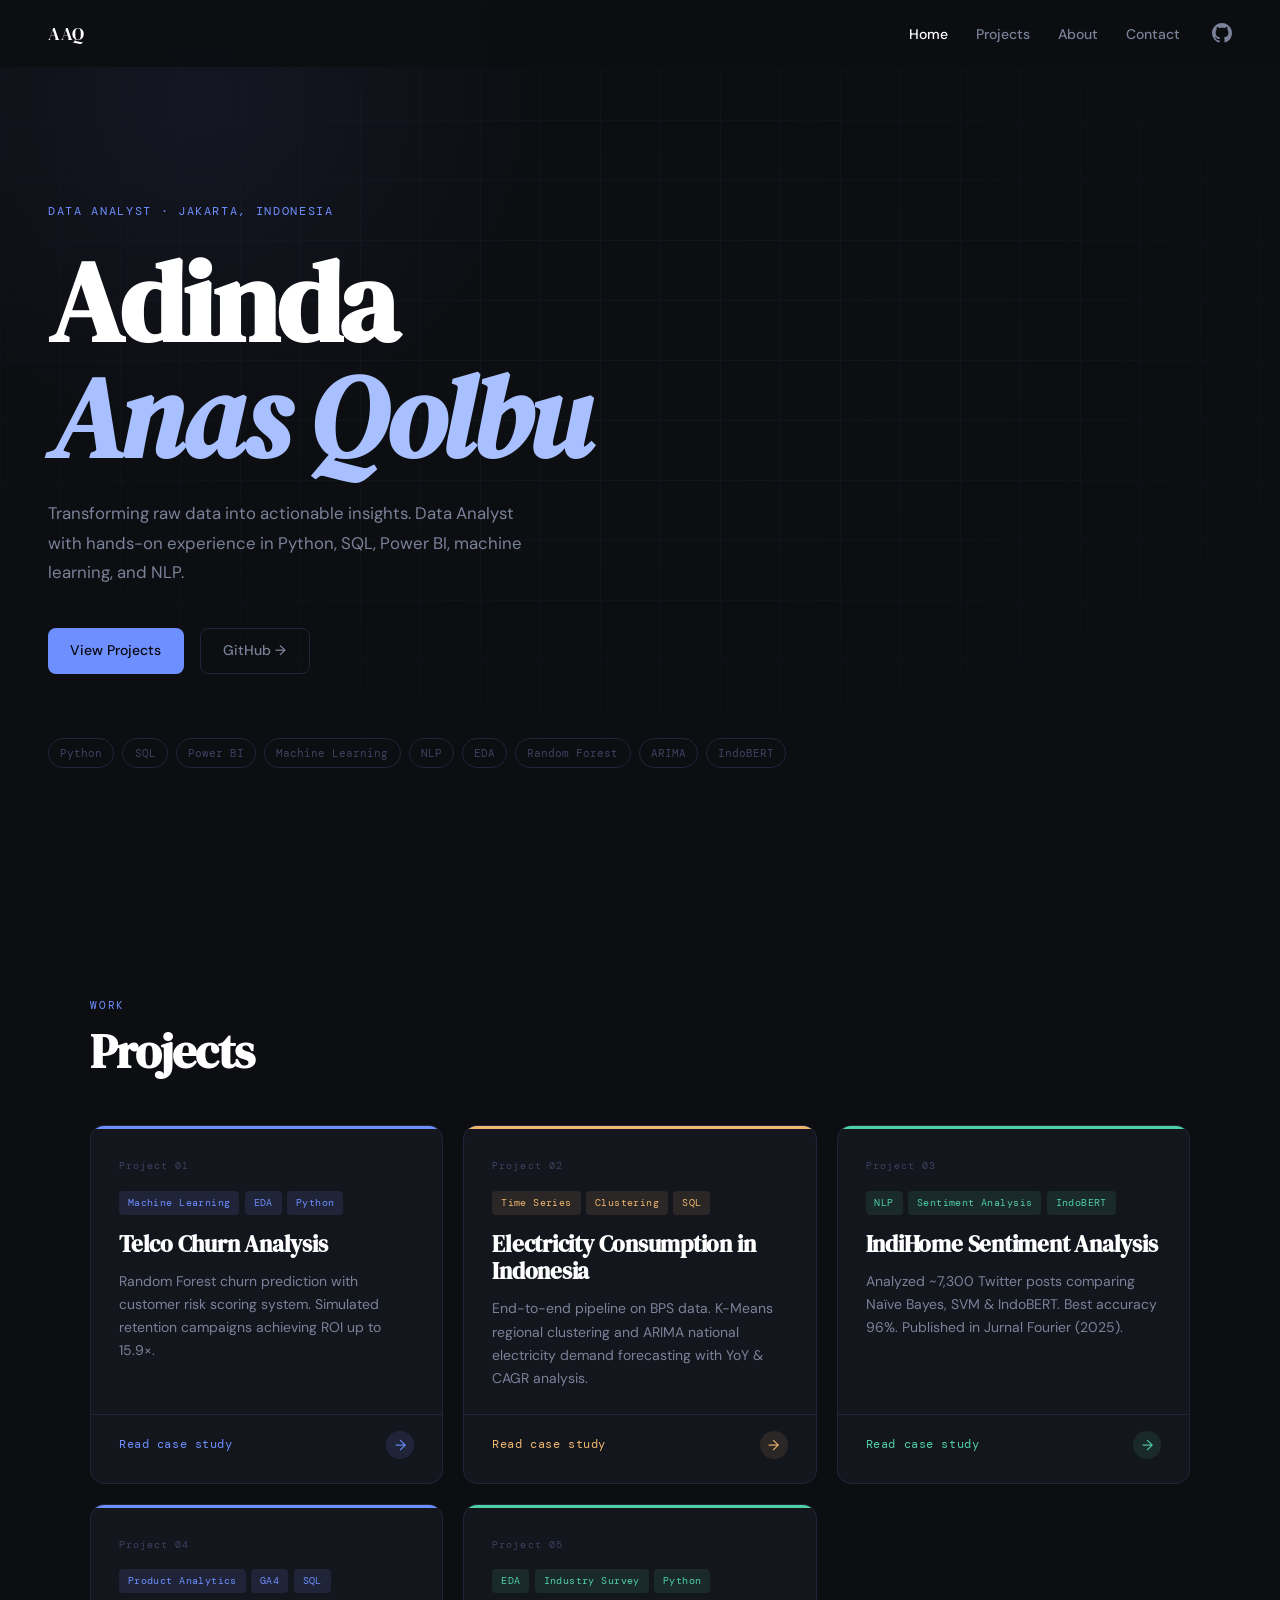
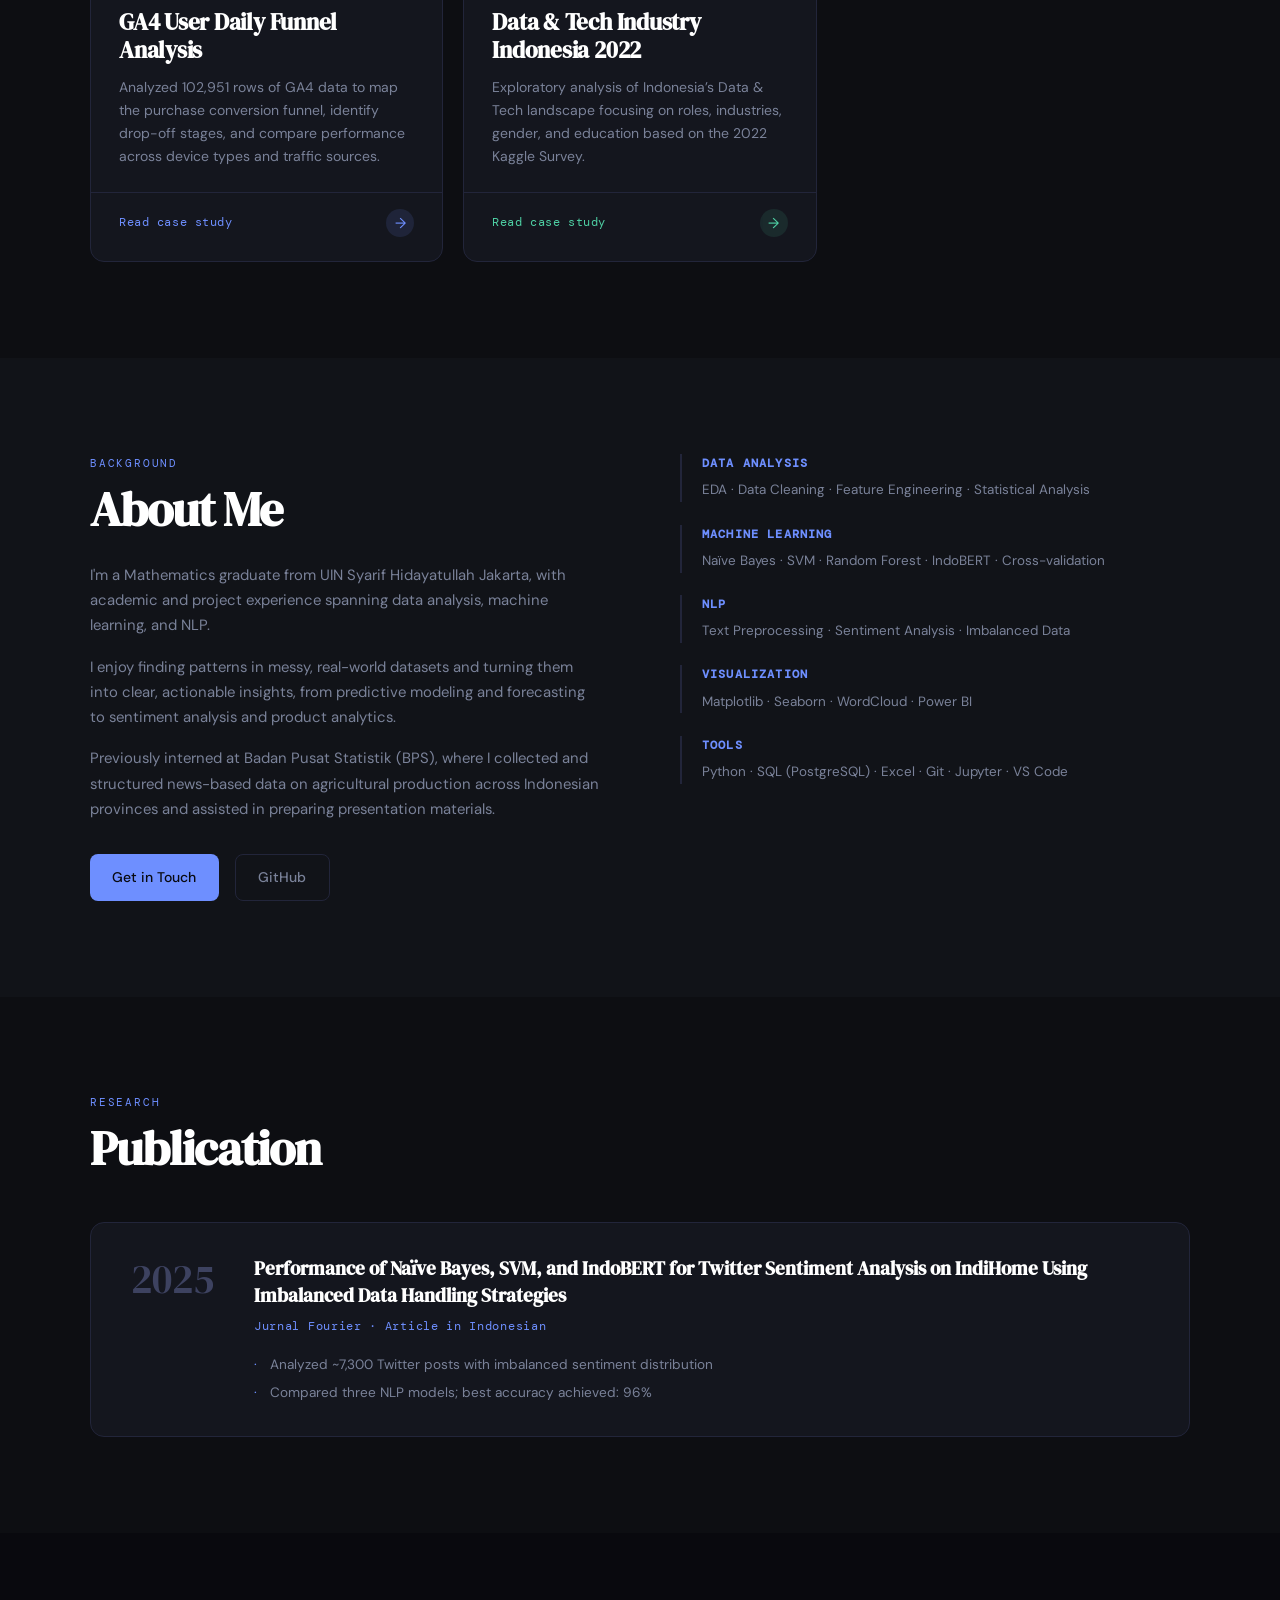
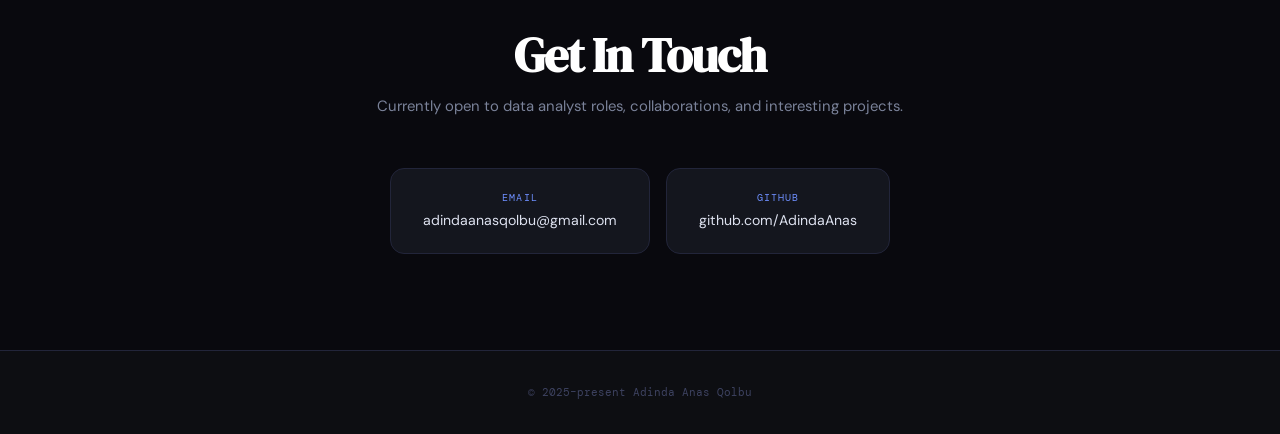
<file: index.html>
<!DOCTYPE html>
<html lang="en">
<head>
  <meta charset="UTF-8" />
  <meta name="viewport" content="width=device-width, initial-scale=1.0" />
  <title>Adinda Anas Qolbu — Data Analyst</title>
  <link rel="stylesheet" href="assets/css/style.css" />
  <link rel="preconnect" href="https://fonts.googleapis.com" />
  <link href="https://fonts.googleapis.com/css2?family=DM+Serif+Display:ital@0;1&family=DM+Mono:wght@300;400;500&family=DM+Sans:wght@300;400;500&display=swap" rel="stylesheet" />
</head>
<body>

  <nav class="nav" id="nav">
    <a href="index.html" class="nav-logo">AAQ</a>
    <ul class="nav-links">
      <li><a href="index.html" class="active">Home</a></li>
      <li><a href="#projects">Projects</a></li>
      <li><a href="#about">About</a></li>
      <li><a href="#contact">Contact</a></li>
    </ul>
    <a href="https://github.com/AdindaAnas" target="_blank" class="nav-github" aria-label="GitHub">
      <svg width="20" height="20" viewBox="0 0 24 24" fill="currentColor"><path d="M12 0C5.37 0 0 5.37 0 12c0 5.31 3.435 9.795 8.205 11.385.6.105.825-.255.825-.57 0-.285-.015-1.23-.015-2.235-3.015.555-3.795-.735-4.035-1.41-.135-.345-.72-1.41-1.23-1.695-.42-.225-1.02-.78-.015-.795.945-.015 1.62.87 1.845 1.23 1.08 1.815 2.805 1.305 3.495.99.105-.78.42-1.305.765-1.605-2.67-.3-5.46-1.335-5.46-5.925 0-1.305.465-2.385 1.23-3.225-.12-.3-.54-1.53.12-3.18 0 0 1.005-.315 3.3 1.23.96-.27 1.98-.405 3-.405s2.04.135 3 .405c2.295-1.56 3.3-1.23 3.3-1.23.66 1.65.24 2.88.12 3.18.765.84 1.23 1.905 1.23 3.225 0 4.605-2.805 5.625-5.475 5.925.435.375.81 1.095.81 2.22 0 1.605-.015 2.895-.015 3.3 0 .315.225.69.825.57A12.02 12.02 0 0 0 24 12c0-6.63-5.37-12-12-12z"/></svg>
    </a>
  </nav>

  <!-- HERO -->
  <header class="hero">
    <div class="hero-bg-grid"></div>
    <div class="hero-content">
      <span class="hero-tag">Data Analyst · Jakarta, Indonesia</span>
      <h1 class="hero-title">
        Adinda<br/>
        <em>Anas Qolbu</em>
      </h1>
      <p class="hero-desc">
        Transforming raw data into actionable insights. Data Analyst with hands-on experience in Python, SQL, Power BI, machine learning, and NLP.
      </p>
      <div class="hero-actions">
        <a href="#projects" class="btn btn-primary">View Projects</a>
        <a href="https://github.com/AdindaAnas" target="_blank" class="btn btn-ghost">GitHub →</a>
      </div>
    </div>
    <div class="hero-skills">
      <span>Python</span><span>SQL</span><span>Power BI</span>
      <span>Machine Learning</span><span>NLP</span><span>EDA</span>
      <span>Random Forest</span><span>ARIMA</span><span>IndoBERT</span>
    </div>
  </header>

  <!-- PROJECTS -->
  <section id="projects" class="section">
    <div class="container">
      <div class="section-header">
        <span class="section-label">Work</span>
        <h2 class="section-title">Projects</h2>
      </div>

      <div class="projects-grid">

        <!-- 01 Telco Churn -->
        <a href="projects/telco-churn.html" class="project-card reveal" data-color="blue">
          <div class="card-bar"></div>
          <div class="card-body">
            <div class="card-index">Project 01</div>
            <div class="card-tags">
              <span class="card-tag">Machine Learning</span>
              <span class="card-tag">EDA</span>
              <span class="card-tag">Python</span>
            </div>
            <h3 class="card-title">Telco Churn Analysis</h3>
            <p class="card-desc">
              Random Forest churn prediction with customer risk scoring system.
              Simulated retention campaigns achieving ROI up to 15.9×.
            </p>
          </div>
          <div class="card-footer">
            <span class="card-read">Read case study</span>
            <span class="card-arrow">→</span>
          </div>
        </a>

        <!-- 02 Electricity -->
        <a href="projects/electricity-consumption.html" class="project-card reveal" data-color="amber">
          <div class="card-bar"></div>
          <div class="card-body">
            <div class="card-index">Project 02</div>
            <div class="card-tags">
              <span class="card-tag">Time Series</span>
              <span class="card-tag">Clustering</span>
              <span class="card-tag">SQL</span>
            </div>
            <h3 class="card-title">Electricity Consumption in Indonesia</h3>
            <p class="card-desc">
              End-to-end pipeline on BPS data. K-Means regional clustering and
              ARIMA national electricity demand forecasting with YoY &amp; CAGR analysis.
            </p>
          </div>
          <div class="card-footer">
            <span class="card-read">Read case study</span>
            <span class="card-arrow">→</span>
          </div>
        </a>

        <!-- 03 IndiHome Sentiment -->
        <a href="projects/indihome-sentiment.html" class="project-card reveal" data-color="green">
          <div class="card-bar"></div>
          <div class="card-body">
            <div class="card-index">Project 03</div>
            <div class="card-tags">
              <span class="card-tag">NLP</span>
              <span class="card-tag">Sentiment Analysis</span>
              <span class="card-tag">IndoBERT</span>
            </div>
            <h3 class="card-title">IndiHome Sentiment Analysis</h3>
            <p class="card-desc">
              Analyzed ~7,300 Twitter posts comparing Naïve Bayes, SVM &amp; IndoBERT.
              Best accuracy 96%. Published in Jurnal Fourier (2025).
            </p>
          </div>
          <div class="card-footer">
            <span class="card-read">Read case study</span>
            <span class="card-arrow">→</span>
          </div>
        </a>

        <!-- 04 Funnel Analysis -->
        <a href="projects/funnel-analysis.html" class="project-card reveal" data-color="blue">
          <div class="card-bar"></div>
          <div class="card-body">
            <div class="card-index">Project 04</div>
            <div class="card-tags">
              <span class="card-tag">Product Analytics</span>
              <span class="card-tag">GA4</span>
              <span class="card-tag">SQL</span>
            </div>
            <h3 class="card-title">GA4 User Daily Funnel Analysis</h3>
            <p class="card-desc">
              Analyzed 102,951 rows of GA4 data to map the purchase conversion funnel,
              identify drop-off stages, and compare performance across device types and
              traffic sources.
            </p>
          </div>
          <div class="card-footer">
            <span class="card-read">Read case study</span>
            <span class="card-arrow">→</span>
          </div>
        </a>

        <!-- 05 Data Tech Indonesia -->
        <a href="projects/data-tech-indonesia.html" class="project-card reveal" data-color="green">
          <div class="card-bar"></div>
          <div class="card-body">
            <div class="card-index">Project 05</div>
            <div class="card-tags">
              <span class="card-tag">EDA</span>
              <span class="card-tag">Industry Survey</span>
              <span class="card-tag">Python</span>
            </div>
            <h3 class="card-title">Data &amp; Tech Industry Indonesia 2022</h3>
            <p class="card-desc">
              Exploratory analysis of Indonesia’s Data & Tech landscape focusing on roles, 
              industries, gender, and education based on the 2022 Kaggle Survey.
            </p>
          </div>
          <div class="card-footer">
            <span class="card-read">Read case study</span>
            <span class="card-arrow">→</span>
          </div>
        </a>

      </div>
    </div>
  </section>

  <!-- ABOUT -->
  <section id="about" class="section section-alt">
    <div class="container about-grid">
      <div class="about-text reveal">
        <span class="section-label">Background</span>
        <h2 class="section-title">About Me</h2>
        <br/>
        <p>
          I'm a Mathematics graduate from UIN Syarif Hidayatullah Jakarta, with academic and 
          project experience spanning data analysis, machine learning, and NLP.
        </p>
        <p>
          I enjoy finding patterns in messy, real-world datasets and turning them into clear, actionable 
          insights, from predictive modeling and forecasting to sentiment analysis and product analytics.
        </p>
        <p>
          Previously interned at Badan Pusat Statistik (BPS), where I collected and structured news-based data 
          on agricultural production across Indonesian provinces and assisted in preparing presentation materials.
        </p>
        <div class="about-links">
          <a href="mailto:adindaanasqolbu@gmail.com" class="btn btn-primary">Get in Touch</a>
          <a href="https://github.com/AdindaAnas" target="_blank" class="btn btn-ghost">GitHub</a>
        </div>
      </div>
      <div class="about-skills reveal">
        <div class="skill-group">
          <h4>Data Analysis</h4>
          <p>EDA · Data Cleaning · Feature Engineering · Statistical Analysis</p>
        </div>
        <div class="skill-group">
          <h4>Machine Learning</h4>
          <p>Naïve Bayes · SVM · Random Forest · IndoBERT · Cross-validation</p>
        </div>
        <div class="skill-group">
          <h4>NLP</h4>
          <p>Text Preprocessing · Sentiment Analysis · Imbalanced Data</p>
        </div>
        <div class="skill-group">
          <h4>Visualization</h4>
          <p>Matplotlib · Seaborn · WordCloud · Power BI</p>
        </div>
        <div class="skill-group">
          <h4>Tools</h4>
          <p>Python · SQL (PostgreSQL) · Excel · Git · Jupyter · VS Code</p>
        </div>
      </div>
    </div>
  </section>

  <!-- PUBLICATION -->
  <section class="section">
    <div class="container">
      <div class="section-header">
        <span class="section-label">Research</span>
        <h2 class="section-title">Publication</h2>
      </div>
      <div class="publication-card reveal">
        <div class="pub-year">2025</div>
        <div class="pub-body">
          <h3>Performance of Naïve Bayes, SVM, and IndoBERT for Twitter Sentiment Analysis on IndiHome Using Imbalanced Data Handling Strategies</h3>
          <p class="pub-journal">Jurnal Fourier · Article in Indonesian</p>
          <ul class="pub-points">
            <li>Analyzed ~7,300 Twitter posts with imbalanced sentiment distribution</li>
            <li>Compared three NLP models; best accuracy achieved: 96%</li>
          </ul>
        </div>
      </div>
    </div>
  </section>

  <!-- CONTACT -->
  <section id="contact" class="section section-dark">
    <div class="container contact-wrap">
      <h2 class="section-title">Get In Touch</h2>
      <p class="contact-sub">Currently open to data analyst roles, collaborations, and interesting projects.</p>
      <div class="contact-items">
        <a href="mailto:adindaanasqolbu@gmail.com" class="contact-item reveal">
          <span class="contact-label">Email</span>
          <span>adindaanasqolbu@gmail.com</span>
        </a>
        <a href="https://github.com/AdindaAnas" target="_blank" class="contact-item reveal">
          <span class="contact-label">GitHub</span>
          <span>github.com/AdindaAnas</span>
        </a>
      </div>
    </div>
  </section>

  <footer class="footer">
    <p>© 2025–present Adinda Anas Qolbu</p>
  </footer>

  <script src="assets/js/main.js"></script>
</body>
</html>
</file>
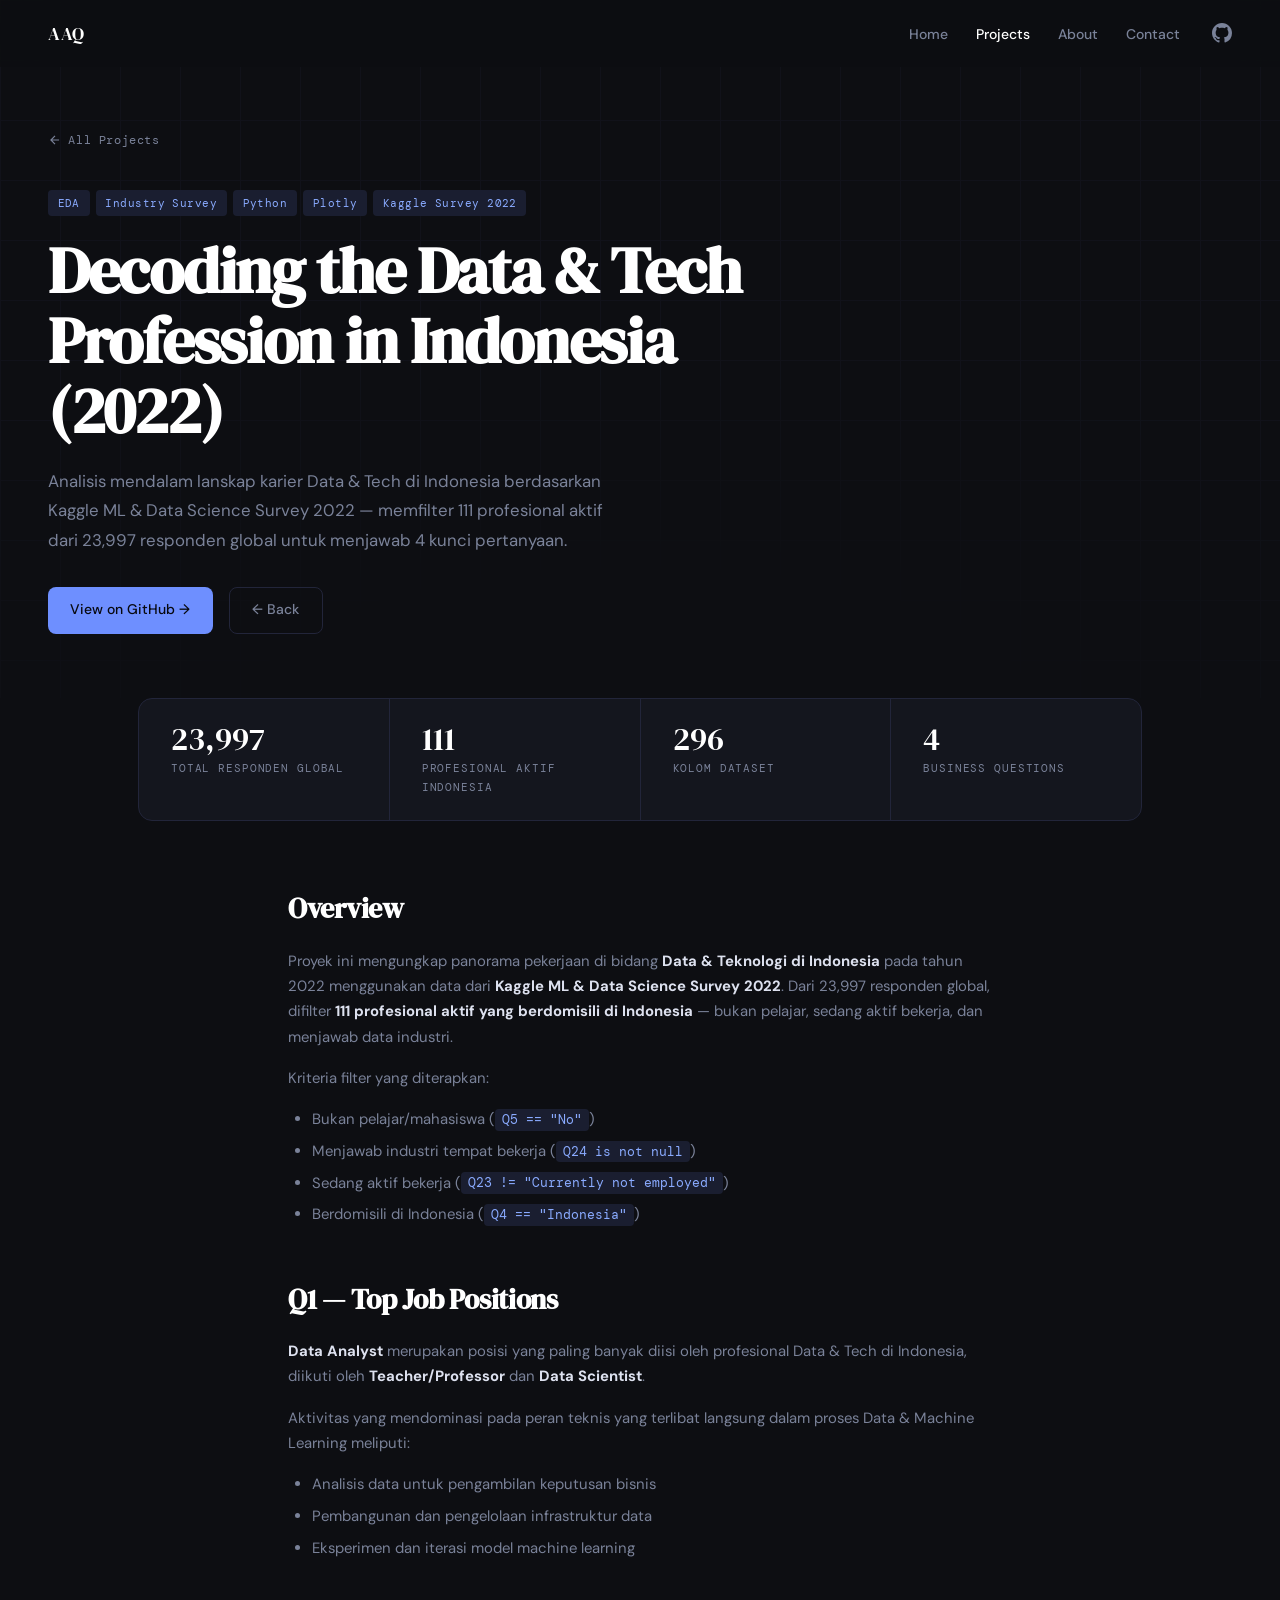
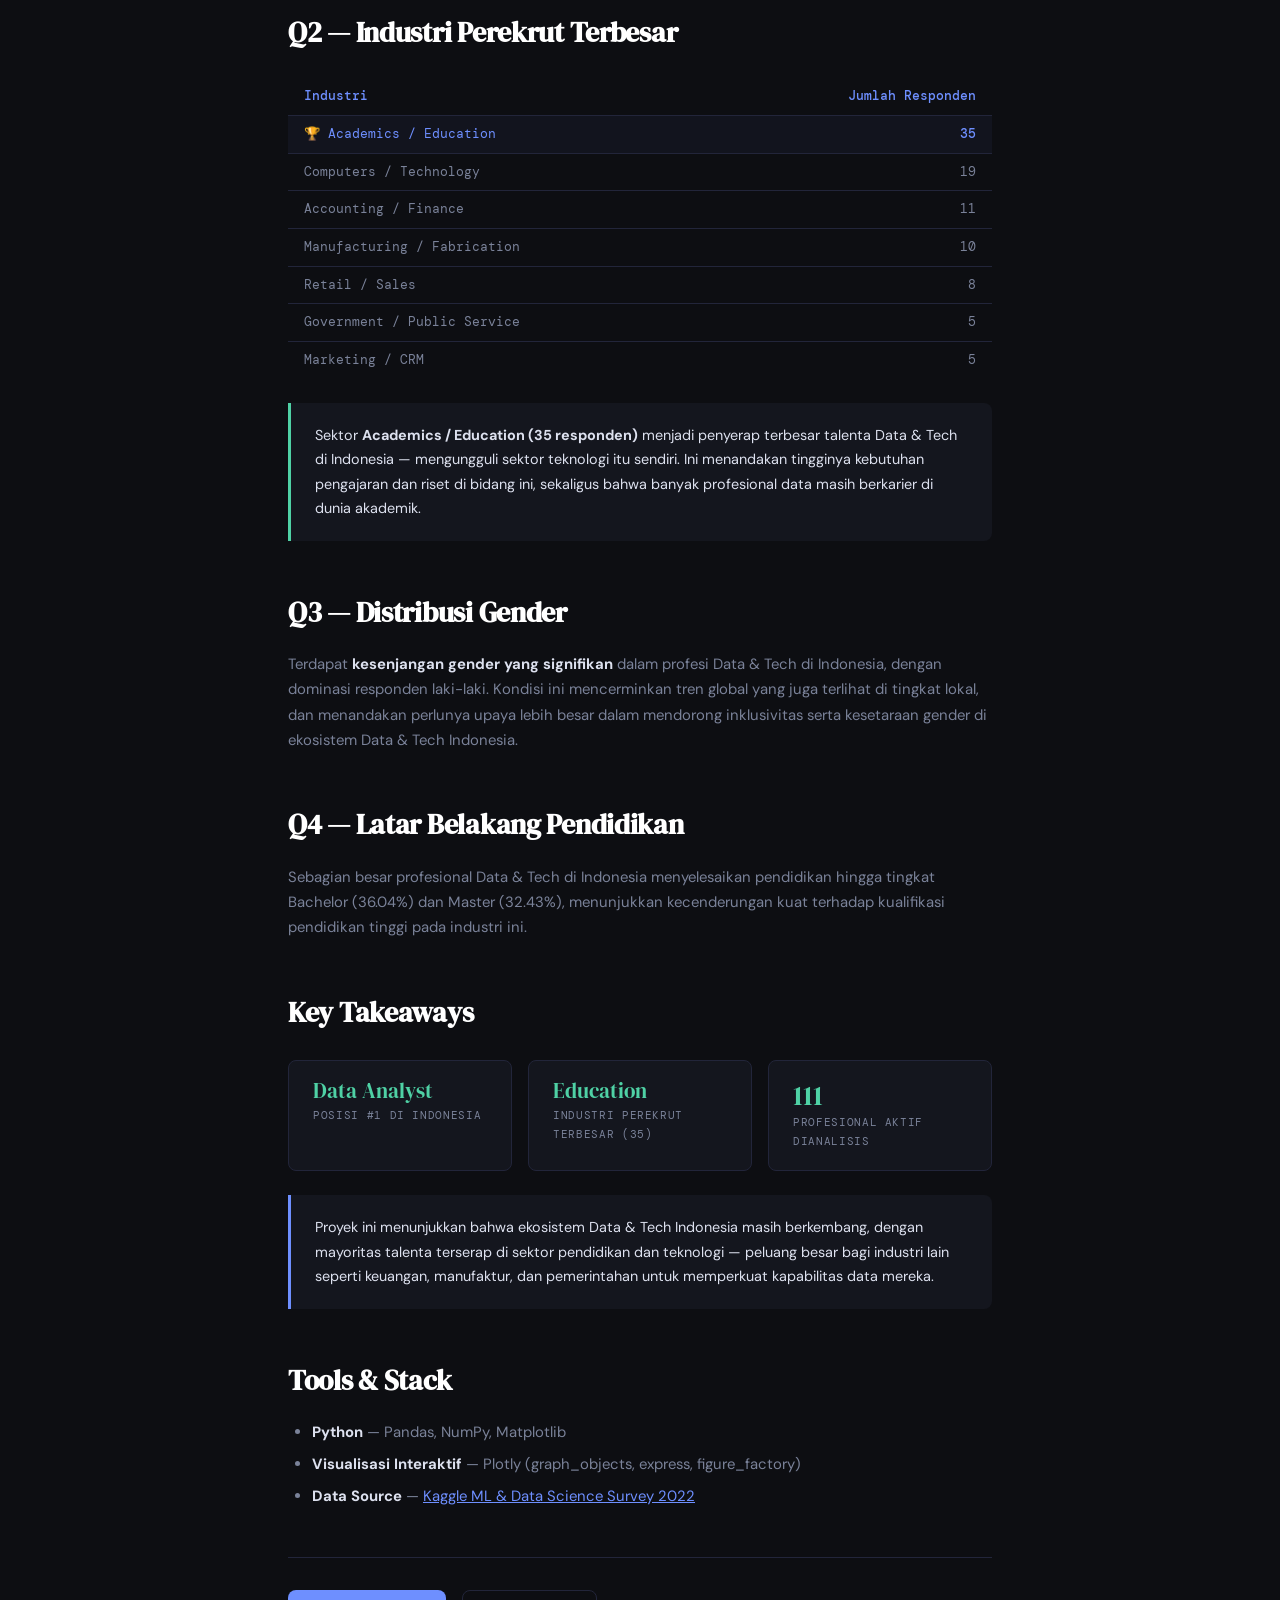
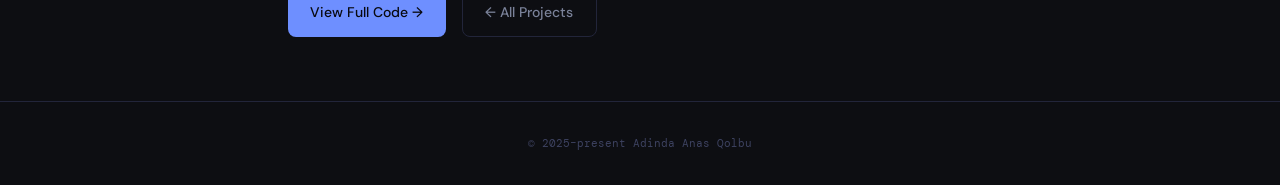
<file: projects/data-tech-indonesia.html>
<!DOCTYPE html>
<html lang="en">
<head>
  <meta charset="UTF-8" />
  <meta name="viewport" content="width=device-width, initial-scale=1.0" />
  <title>Data & Tech Indonesia 2022 — Adinda Anas Qolbu</title>
  <link rel="stylesheet" href="../assets/css/style.css" />
  <link rel="preconnect" href="https://fonts.googleapis.com" />
  <link href="https://fonts.googleapis.com/css2?family=DM+Serif+Display:ital@0;1&family=DM+Mono:wght@300;400;500&family=DM+Sans:wght@300;400;500&display=swap" rel="stylesheet" />
</head>
<body>
  <nav class="nav" id="nav">
    <a href="../index.html" class="nav-logo">AAQ</a>
    <ul class="nav-links">
      <li><a href="../index.html">Home</a></li>
      <li><a href="../index.html#projects" class="active">Projects</a></li>
      <li><a href="../index.html#about">About</a></li>
      <li><a href="../index.html#contact">Contact</a></li>
    </ul>
    <a href="https://github.com/AdindaAnas" target="_blank" class="nav-github" aria-label="GitHub">
      <svg width="20" height="20" viewBox="0 0 24 24" fill="currentColor"><path d="M12 0C5.37 0 0 5.37 0 12c0 5.31 3.435 9.795 8.205 11.385.6.105.825-.255.825-.57 0-.285-.015-1.23-.015-2.235-3.015.555-3.795-.735-4.035-1.41-.135-.345-.72-1.41-1.23-1.695-.42-.225-1.02-.78-.015-.795.945-.015 1.62.87 1.845 1.23 1.08 1.815 2.805 1.305 3.495.99.105-.78.42-1.305.765-1.605-2.67-.3-5.46-1.335-5.46-5.925 0-1.305.465-2.385 1.23-3.225-.12-.3-.54-1.53.12-3.18 0 0 1.005-.315 3.3 1.23.96-.27 1.98-.405 3-.405s2.04.135 3 .405c2.295-1.56 3.3-1.23 3.3-1.23.66 1.65.24 2.88.12 3.18.765.84 1.23 1.905 1.23 3.225 0 4.605-2.805 5.625-5.475 5.925.435.375.81 1.095.81 2.22 0 1.605-.015 2.895-.015 3.3 0 .315.225.69.825.57A12.02 12.02 0 0 0 24 12c0-6.63-5.37-12-12-12z"/></svg>
    </a>
  </nav>

  <header class="project-hero">
    <div class="project-hero-inner">
      <a href="../index.html#projects" class="back-link">
        <svg width="14" height="14" viewBox="0 0 24 24" fill="none" stroke="currentColor" stroke-width="2"><path d="M19 12H5M12 5l-7 7 7 7"/></svg>
        All Projects
      </a>
      <div class="project-hero-tags">
        <span class="project-hero-tag">EDA</span>
        <span class="project-hero-tag">Industry Survey</span>
        <span class="project-hero-tag">Python</span>
        <span class="project-hero-tag">Plotly</span>
        <span class="project-hero-tag">Kaggle Survey 2022</span>
      </div>
      <h1 class="project-hero-title">Decoding the Data &amp; Tech<br/>Profession in Indonesia (2022)</h1>
      <p class="project-hero-desc">
        Analisis mendalam lanskap karier Data &amp; Tech di Indonesia berdasarkan
        Kaggle ML &amp; Data Science Survey 2022 — memfilter 111 profesional aktif
        dari 23,997 responden global untuk menjawab 4 kunci pertanyaan.
      </p>
      <div class="project-hero-actions">
        <a href="https://github.com/AdindaAnas/data-tech-indonesia-2022" target="_blank" class="btn btn-primary">View on GitHub →</a>
        <a href="../index.html#projects" class="btn btn-ghost">← Back</a>
      </div>
    </div>
  </header>

  <div class="container" style="padding: 0 3rem;">
    <div class="stat-strip">
      <div class="stat-item">
        <div class="stat-value">23,997</div>
        <div class="stat-label">Total Responden Global</div>
      </div>
      <div class="stat-item">
        <div class="stat-value">111</div>
        <div class="stat-label">Profesional Aktif Indonesia</div>
      </div>
      <div class="stat-item">
        <div class="stat-value">296</div>
        <div class="stat-label">Kolom Dataset</div>
      </div>
      <div class="stat-item">
        <div class="stat-value">4</div>
        <div class="stat-label">Business Questions</div>
      </div>
    </div>
  </div>

  <article class="project-body">

    <h2>Overview</h2>
    <p>
      Proyek ini mengungkap panorama pekerjaan di bidang <strong>Data &amp; Teknologi di Indonesia</strong>
      pada tahun 2022 menggunakan data dari <strong>Kaggle ML &amp; Data Science Survey 2022</strong>.
      Dari 23,997 responden global, difilter <strong>111 profesional aktif yang berdomisili di Indonesia</strong>
      — bukan pelajar, sedang aktif bekerja, dan menjawab data industri.
    </p>

    <p>Kriteria filter yang diterapkan:</p>
    <ul>
      <li>Bukan pelajar/mahasiswa (<code>Q5 == "No"</code>)</li>
      <li>Menjawab industri tempat bekerja (<code>Q24 is not null</code>)</li>
      <li>Sedang aktif bekerja (<code>Q23 != "Currently not employed"</code>)</li>
      <li>Berdomisili di Indonesia (<code>Q4 == "Indonesia"</code>)</li>
    </ul>

    <h2>Q1 — Top Job Positions</h2>
    <p>
      <strong>Data Analyst</strong> merupakan posisi yang paling banyak diisi oleh profesional Data &amp; Tech di Indonesia, 
      diikuti oleh <strong>Teacher/Professor</strong> dan <strong>Data Scientist</strong>.
    </p>
    <p>Aktivitas yang mendominasi pada peran teknis yang terlibat langsung dalam proses Data & Machine Learning meliputi:</p>
    <ul>
      <li>Analisis data untuk pengambilan keputusan bisnis</li>
      <li>Pembangunan dan pengelolaan infrastruktur data</li>
      <li>Eksperimen dan iterasi model machine learning</li>
    </ul>

    <h2>Q2 — Industri Perekrut Terbesar</h2>

    <div style="overflow-x:auto; margin: 1.25rem 0;">
      <table style="width:100%; border-collapse:collapse; font-size:0.82rem; font-family:var(--font-mono);">
        <thead>
          <tr style="border-bottom:1px solid var(--border);">
            <th style="text-align:left; padding:0.5rem 1rem; color:var(--accent); font-weight:500;">Industri</th>
            <th style="text-align:right; padding:0.5rem 1rem; color:var(--accent); font-weight:500;">Jumlah Responden</th>
          </tr>
        </thead>
        <tbody style="color:var(--text-muted);">
          <tr style="border-bottom:1px solid var(--border); background:rgba(110,143,255,0.05);">
            <td style="padding:0.45rem 1rem; color:var(--accent);">🏆 Academics / Education</td>
            <td style="text-align:right; padding:0.45rem 1rem; color:var(--accent); font-weight:500;">35</td>
          </tr>
          <tr style="border-bottom:1px solid var(--border);">
            <td style="padding:0.45rem 1rem;">Computers / Technology</td>
            <td style="text-align:right; padding:0.45rem 1rem;">19</td>
          </tr>
          <tr style="border-bottom:1px solid var(--border);">
            <td style="padding:0.45rem 1rem;">Accounting / Finance</td>
            <td style="text-align:right; padding:0.45rem 1rem;">11</td>
          </tr>
          <tr style="border-bottom:1px solid var(--border);">
            <td style="padding:0.45rem 1rem;">Manufacturing / Fabrication</td>
            <td style="text-align:right; padding:0.45rem 1rem;">10</td>
          </tr>
          <tr style="border-bottom:1px solid var(--border);">
            <td style="padding:0.45rem 1rem;">Retail / Sales</td>
            <td style="text-align:right; padding:0.45rem 1rem;">8</td>
          </tr>
          <tr style="border-bottom:1px solid var(--border);">
            <td style="padding:0.45rem 1rem;">Government / Public Service</td>
            <td style="text-align:right; padding:0.45rem 1rem;">5</td>
          </tr>
          <tr>
            <td style="padding:0.45rem 1rem;">Marketing / CRM</td>
            <td style="text-align:right; padding:0.45rem 1rem;">5</td>
          </tr>
        </tbody>
      </table>
    </div>

    <div class="callout green">
      <p>Sektor <strong>Academics / Education (35 responden)</strong> menjadi penyerap terbesar talenta Data &amp; Tech di Indonesia — mengungguli sektor teknologi itu sendiri. Ini menandakan tingginya kebutuhan pengajaran dan riset di bidang ini, sekaligus bahwa banyak profesional data masih berkarier di dunia akademik.</p>
    </div>

    <h2>Q3 — Distribusi Gender</h2>
    <p>
      Terdapat <strong>kesenjangan gender yang signifikan</strong> dalam profesi Data &amp; Tech di Indonesia,
      dengan dominasi responden laki-laki. Kondisi ini mencerminkan tren global yang juga terlihat di tingkat
      lokal, dan menandakan perlunya upaya lebih besar dalam mendorong inklusivitas serta kesetaraan gender
      di ekosistem Data &amp; Tech Indonesia.
    </p>

    <h2>Q4 — Latar Belakang Pendidikan</h2>
    <p>
      Sebagian besar profesional Data &amp; Tech di Indonesia menyelesaikan pendidikan hingga tingkat Bachelor (36.04%) dan Master (32.43%), menunjukkan kecenderungan kuat terhadap kualifikasi pendidikan tinggi pada industri ini.
    </p>

    <h2>Key Takeaways</h2>
    <div class="results-grid">
      <div class="result-card">
        <div class="result-value green" style="font-size:1.3rem;">Data Analyst </div>
        <div class="result-label">Posisi #1 di Indonesia</div>
      </div>
      <div class="result-card">
        <div class="result-value green" style="font-size:1.3rem;">Education</div>
        <div class="result-label">Industri perekrut terbesar (35)</div>
      </div>
      <div class="result-card">
        <div class="result-value green">111</div>
        <div class="result-label">Profesional aktif dianalisis</div>
      </div>
    </div>

    <div class="callout">
      <p>Proyek ini menunjukkan bahwa ekosistem Data &amp; Tech Indonesia masih berkembang, dengan mayoritas talenta terserap di sektor pendidikan dan teknologi — peluang besar bagi industri lain seperti keuangan, manufaktur, dan pemerintahan untuk memperkuat kapabilitas data mereka.</p>
    </div>

    <h2>Tools &amp; Stack</h2>
    <ul>
      <li><strong>Python</strong> — Pandas, NumPy, Matplotlib</li>
      <li><strong>Visualisasi Interaktif</strong> — Plotly (graph_objects, express, figure_factory)</li>
      <li><strong>Data Source</strong> — <a href="https://www.kaggle.com/competitions/kaggle-survey-2022" target="_blank" style="color:var(--accent);">Kaggle ML &amp; Data Science Survey 2022</a></li>
    </ul>

    <div style="margin-top: 3rem; padding-top: 2rem; border-top: 1px solid var(--border); display: flex; gap: 1rem;">
      <a href="https://github.com/AdindaAnas/data-tech-indonesia-2022" target="_blank" class="btn btn-primary">View Full Code →</a>
      <a href="../index.html#projects" class="btn btn-ghost">← All Projects</a>
    </div>
  </article>

  <footer class="footer"><p>© 2025–present Adinda Anas Qolbu</p></footer>
  <script src="../assets/js/main.js"></script>
</body>
</html>
</file>
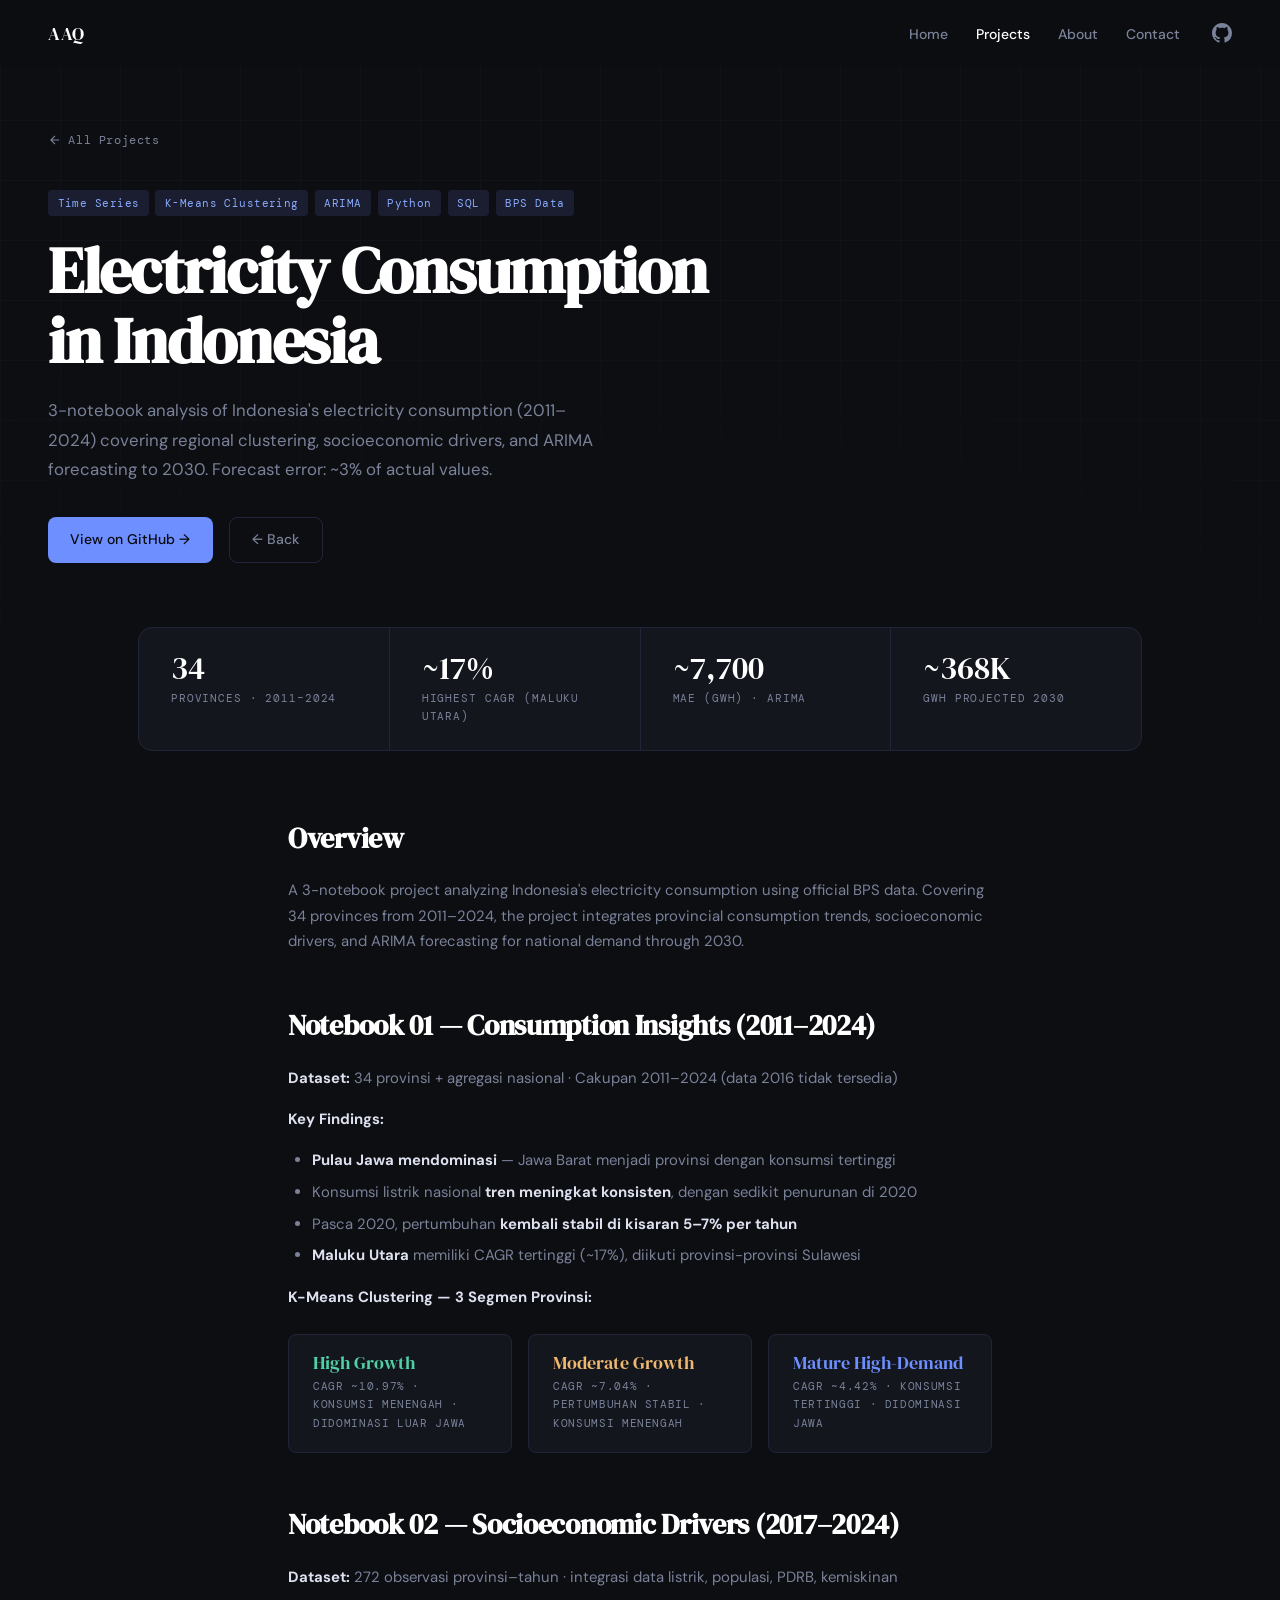
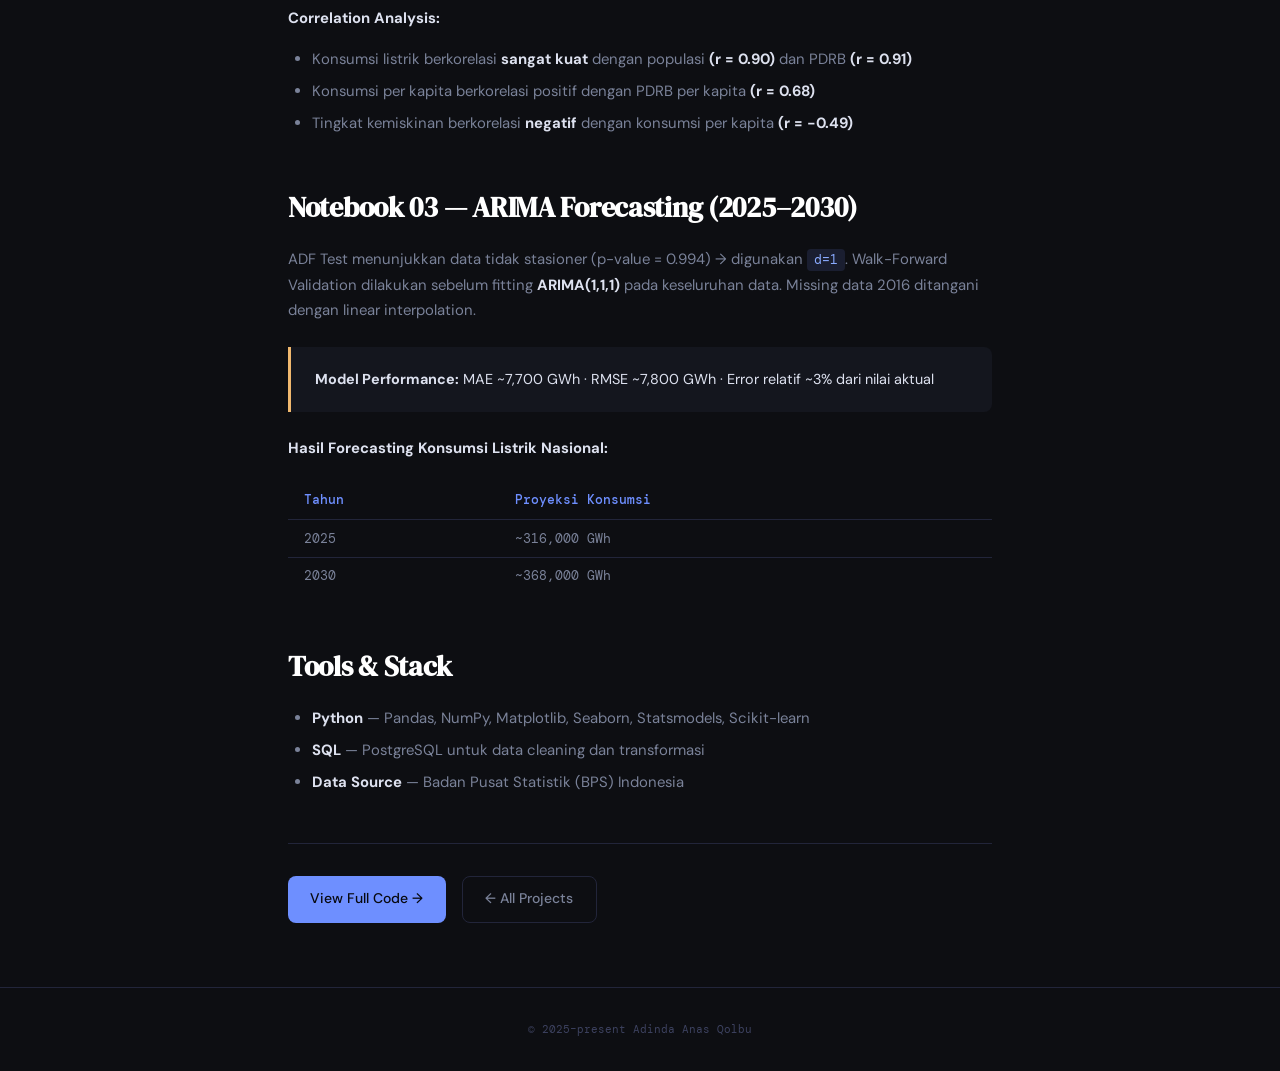
<file: projects/electricity-consumption.html>
<!DOCTYPE html>
<html lang="en">
<head>
  <meta charset="UTF-8" />
  <meta name="viewport" content="width=device-width, initial-scale=1.0" />
  <title>Electricity Consumption in Indonesia — Adinda Anas Qolbu</title>
  <link rel="stylesheet" href="../assets/css/style.css" />
  <link rel="preconnect" href="https://fonts.googleapis.com" />
  <link href="https://fonts.googleapis.com/css2?family=DM+Serif+Display:ital@0;1&family=DM+Mono:wght@300;400;500&family=DM+Sans:wght@300;400;500&display=swap" rel="stylesheet" />
</head>
<body>
  <nav class="nav" id="nav">
    <a href="../index.html" class="nav-logo">AAQ</a>
    <ul class="nav-links">
      <li><a href="../index.html">Home</a></li>
      <li><a href="../index.html#projects" class="active">Projects</a></li>
      <li><a href="../index.html#about">About</a></li>
      <li><a href="../index.html#contact">Contact</a></li>
    </ul>
    <a href="https://github.com/AdindaAnas" target="_blank" class="nav-github" aria-label="GitHub">
      <svg width="20" height="20" viewBox="0 0 24 24" fill="currentColor"><path d="M12 0C5.37 0 0 5.37 0 12c0 5.31 3.435 9.795 8.205 11.385.6.105.825-.255.825-.57 0-.285-.015-1.23-.015-2.235-3.015.555-3.795-.735-4.035-1.41-.135-.345-.72-1.41-1.23-1.695-.42-.225-1.02-.78-.015-.795.945-.015 1.62.87 1.845 1.23 1.08 1.815 2.805 1.305 3.495.99.105-.78.42-1.305.765-1.605-2.67-.3-5.46-1.335-5.46-5.925 0-1.305.465-2.385 1.23-3.225-.12-.3-.54-1.53.12-3.18 0 0 1.005-.315 3.3 1.23.96-.27 1.98-.405 3-.405s2.04.135 3 .405c2.295-1.56 3.3-1.23 3.3-1.23.66 1.65.24 2.88.12 3.18.765.84 1.23 1.905 1.23 3.225 0 4.605-2.805 5.625-5.475 5.925.435.375.81 1.095.81 2.22 0 1.605-.015 2.895-.015 3.3 0 .315.225.69.825.57A12.02 12.02 0 0 0 24 12c0-6.63-5.37-12-12-12z"/></svg>
    </a>
  </nav>

  <header class="project-hero">
    <div class="project-hero-inner">
      <a href="../index.html#projects" class="back-link">
        <svg width="14" height="14" viewBox="0 0 24 24" fill="none" stroke="currentColor" stroke-width="2"><path d="M19 12H5M12 5l-7 7 7 7"/></svg>
        All Projects
      </a>
      <div class="project-hero-tags">
        <span class="project-hero-tag">Time Series</span>
        <span class="project-hero-tag">K-Means Clustering</span>
        <span class="project-hero-tag">ARIMA</span>
        <span class="project-hero-tag">Python</span>
        <span class="project-hero-tag">SQL</span>
        <span class="project-hero-tag">BPS Data</span>
      </div>
      <h1 class="project-hero-title">Electricity Consumption<br/>in Indonesia</h1>
      <p class="project-hero-desc">
        3-notebook analysis of Indonesia's electricity consumption (2011–2024) covering
        regional clustering, socioeconomic drivers, and ARIMA forecasting to 2030.
        Forecast error: ~3% of actual values.
      </p>
      <div class="project-hero-actions">
        <a href="https://github.com/AdindaAnas/electricity_consumption" target="_blank" class="btn btn-primary">View on GitHub →</a>
        <a href="../index.html#projects" class="btn btn-ghost">← Back</a>
      </div>
    </div>
  </header>

  <div class="container" style="padding: 0 3rem;">
    <div class="stat-strip">
      <div class="stat-item">
        <div class="stat-value">34</div>
        <div class="stat-label">Provinces · 2011–2024</div>
      </div>
      <div class="stat-item">
        <div class="stat-value">~17%</div>
        <div class="stat-label">Highest CAGR (Maluku Utara)</div>
      </div>
      <div class="stat-item">
        <div class="stat-value">~7,700</div>
        <div class="stat-label">MAE (GWh) · ARIMA</div>
      </div>
      <div class="stat-item">
        <div class="stat-value">~368K</div>
        <div class="stat-label">GWh Projected 2030</div>
      </div>
    </div>
  </div>

  <article class="project-body">

    <h2>Overview</h2>
    <p>
      A 3-notebook project analyzing Indonesia's electricity consumption using official BPS data.
      Covering 34 provinces from 2011–2024, the project integrates provincial consumption trends,
      socioeconomic drivers, and ARIMA forecasting for national demand through 2030.
    </p>

    <h2>Notebook 01 — Consumption Insights (2011–2024)</h2>
    <p><strong>Dataset:</strong> 34 provinsi + agregasi nasional · Cakupan 2011–2024 (data 2016 tidak tersedia)</p>

    <p><strong>Key Findings:</strong></p>
    <ul>
      <li><strong>Pulau Jawa mendominasi</strong> — Jawa Barat menjadi provinsi dengan konsumsi tertinggi</li>
      <li>Konsumsi listrik nasional <strong>tren meningkat konsisten</strong>, dengan sedikit penurunan di 2020</li>
      <li>Pasca 2020, pertumbuhan <strong>kembali stabil di kisaran 5–7% per tahun</strong></li>
      <li><strong>Maluku Utara</strong> memiliki CAGR tertinggi (~17%), diikuti provinsi-provinsi Sulawesi</li>
    </ul>

    <p><strong>K-Means Clustering — 3 Segmen Provinsi:</strong></p>
    <div class="results-grid">
      <div class="result-card">
        <div class="result-value green" style="font-size:1.1rem;">High Growth</div>
        <div class="result-label">CAGR ~10.97% · konsumsi menengah · didominasi luar Jawa</div>
      </div>
      <div class="result-card">
        <div class="result-value amber" style="font-size:1.1rem;">Moderate Growth</div>
        <div class="result-label">CAGR ~7.04% · pertumbuhan stabil · konsumsi menengah</div>
      </div>
      <div class="result-card">
        <div class="result-value blue" style="font-size:1.1rem;">Mature High-Demand</div>
        <div class="result-label">CAGR ~4.42% · konsumsi tertinggi · didominasi Jawa</div>
      </div>
    </div>

    <h2>Notebook 02 — Socioeconomic Drivers (2017–2024)</h2>
    <p><strong>Dataset:</strong> 272 observasi provinsi–tahun · integrasi data listrik, populasi, PDRB, kemiskinan</p>

    <p><strong>Correlation Analysis:</strong></p>
    <ul>
      <li>Konsumsi listrik berkorelasi <strong>sangat kuat</strong> dengan populasi <strong>(r = 0.90)</strong> dan PDRB <strong>(r = 0.91)</strong></li>
      <li>Konsumsi per kapita berkorelasi positif dengan PDRB per kapita <strong>(r = 0.68)</strong></li>
      <li>Tingkat kemiskinan berkorelasi <strong>negatif</strong> dengan konsumsi per kapita <strong>(r = −0.49)</strong></li>
    </ul>

    <h2>Notebook 03 — ARIMA Forecasting (2025–2030)</h2>
    <p>
      ADF Test menunjukkan data tidak stasioner (p-value = 0.994) → digunakan <code>d=1</code>.
      Walk-Forward Validation dilakukan sebelum fitting <strong>ARIMA(1,1,1)</strong> pada keseluruhan data.
      Missing data 2016 ditangani dengan linear interpolation.
    </p>

    <div class="callout amber">
      <p><strong>Model Performance:</strong> MAE ~7,700 GWh · RMSE ~7,800 GWh · Error relatif ~3% dari nilai aktual</p>
    </div>

    <p><strong>Hasil Forecasting Konsumsi Listrik Nasional:</strong></p>
    <div style="overflow-x:auto; margin: 1.25rem 0;">
      <table style="width:100%; border-collapse:collapse; font-size:0.82rem; font-family:var(--font-mono);">
        <thead>
          <tr style="border-bottom:1px solid var(--border);">
            <th style="text-align:left; padding:0.5rem 1rem; color:var(--accent); font-weight:500;">Tahun</th>
            <th style="text-align:left; padding:0.5rem 1rem; color:var(--accent); font-weight:500;">Proyeksi Konsumsi</th>
          </tr>
        </thead>
        <tbody style="color:var(--text-muted);">
          <tr style="border-bottom:1px solid var(--border);"><td style="padding:0.45rem 1rem;">2025</td><td style="padding:0.45rem 1rem;">~316,000 GWh</td></tr>
          <tr><td style="padding:0.45rem 1rem;">2030</td><td style="padding:0.45rem 1rem;">~368,000 GWh</td></tr>
        </tbody>
      </table>
    </div>

    <h2>Tools &amp; Stack</h2>
    <ul>
      <li><strong>Python</strong> — Pandas, NumPy, Matplotlib, Seaborn, Statsmodels, Scikit-learn</li>
      <li><strong>SQL</strong> — PostgreSQL untuk data cleaning dan transformasi</li>
      <li><strong>Data Source</strong> — Badan Pusat Statistik (BPS) Indonesia</li>
    </ul>

    <div style="margin-top: 3rem; padding-top: 2rem; border-top: 1px solid var(--border); display: flex; gap: 1rem;">
      <a href="https://github.com/AdindaAnas/electricity_consumption" target="_blank" class="btn btn-primary">View Full Code →</a>
      <a href="../index.html#projects" class="btn btn-ghost">← All Projects</a>
    </div>
  </article>

  <footer class="footer"><p>© 2025–present Adinda Anas Qolbu</p></footer>
  <script src="../assets/js/main.js"></script>
</body>
</html>
</file>
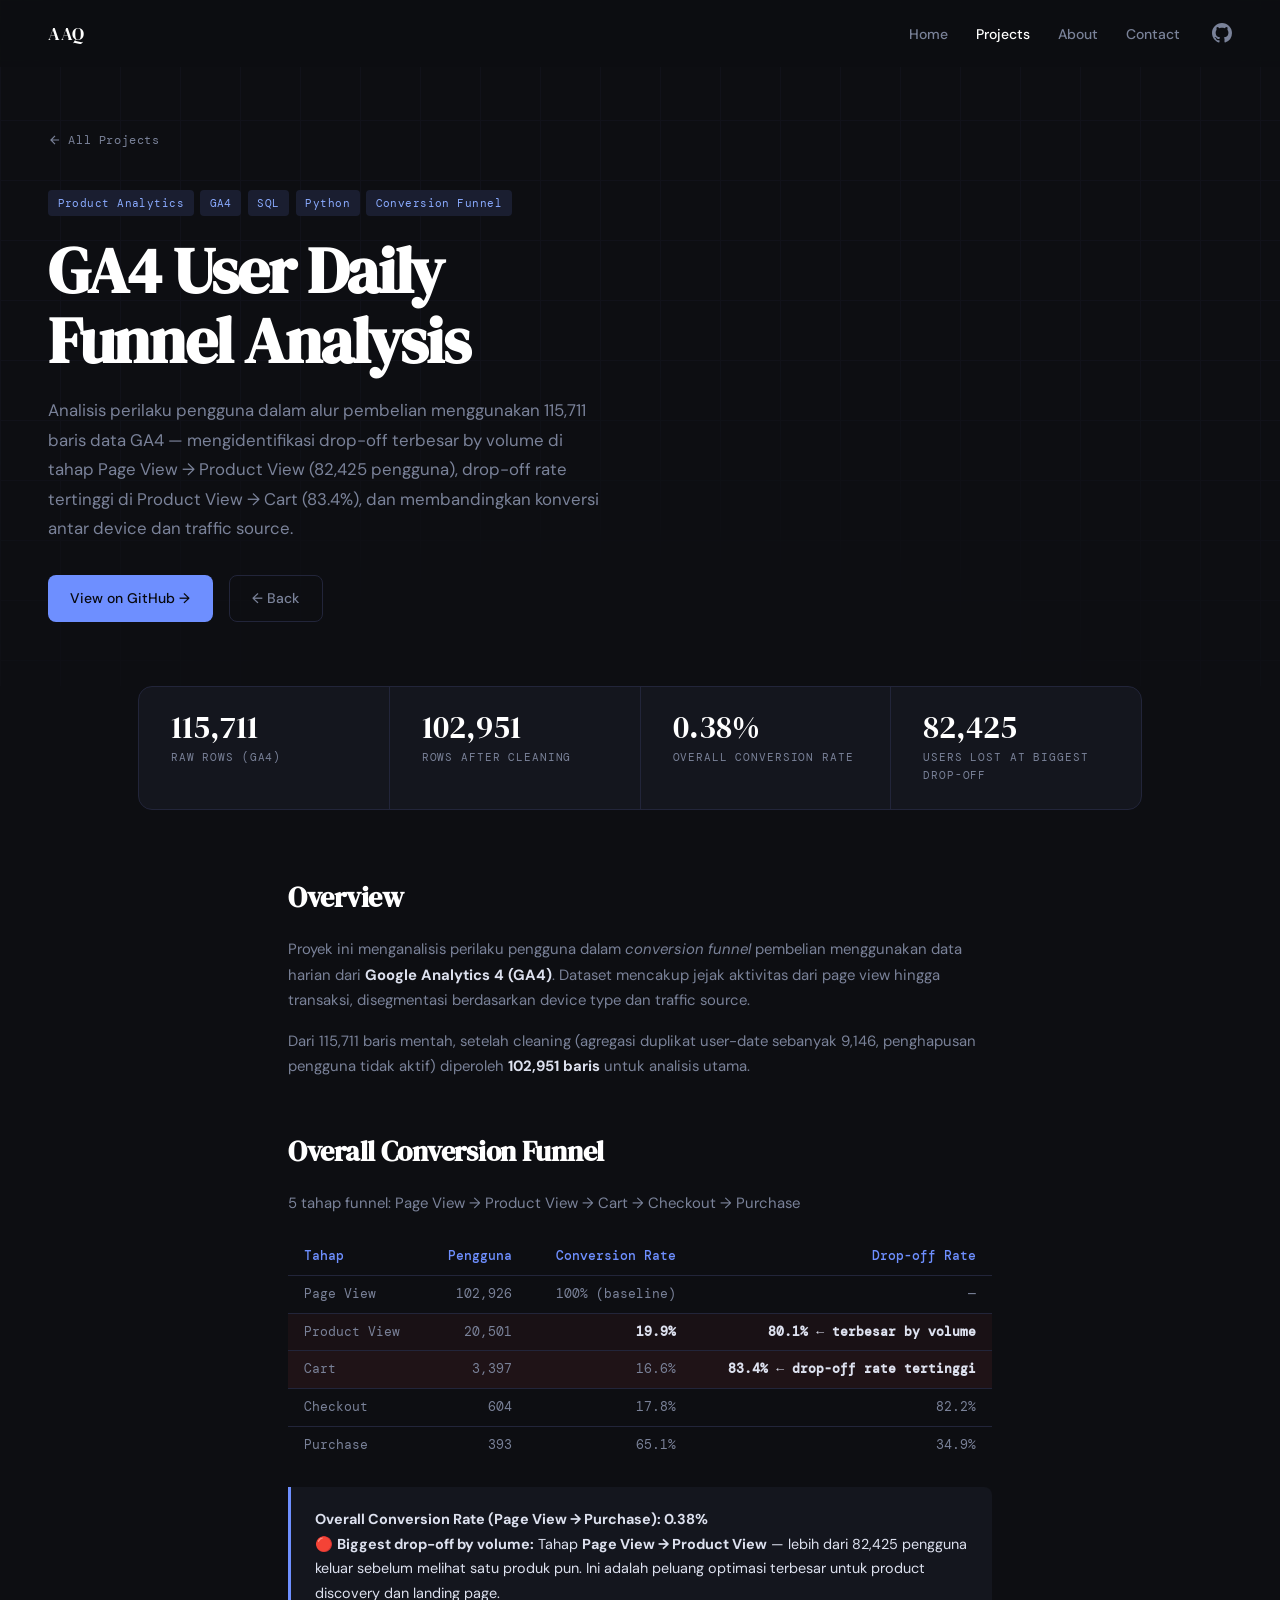
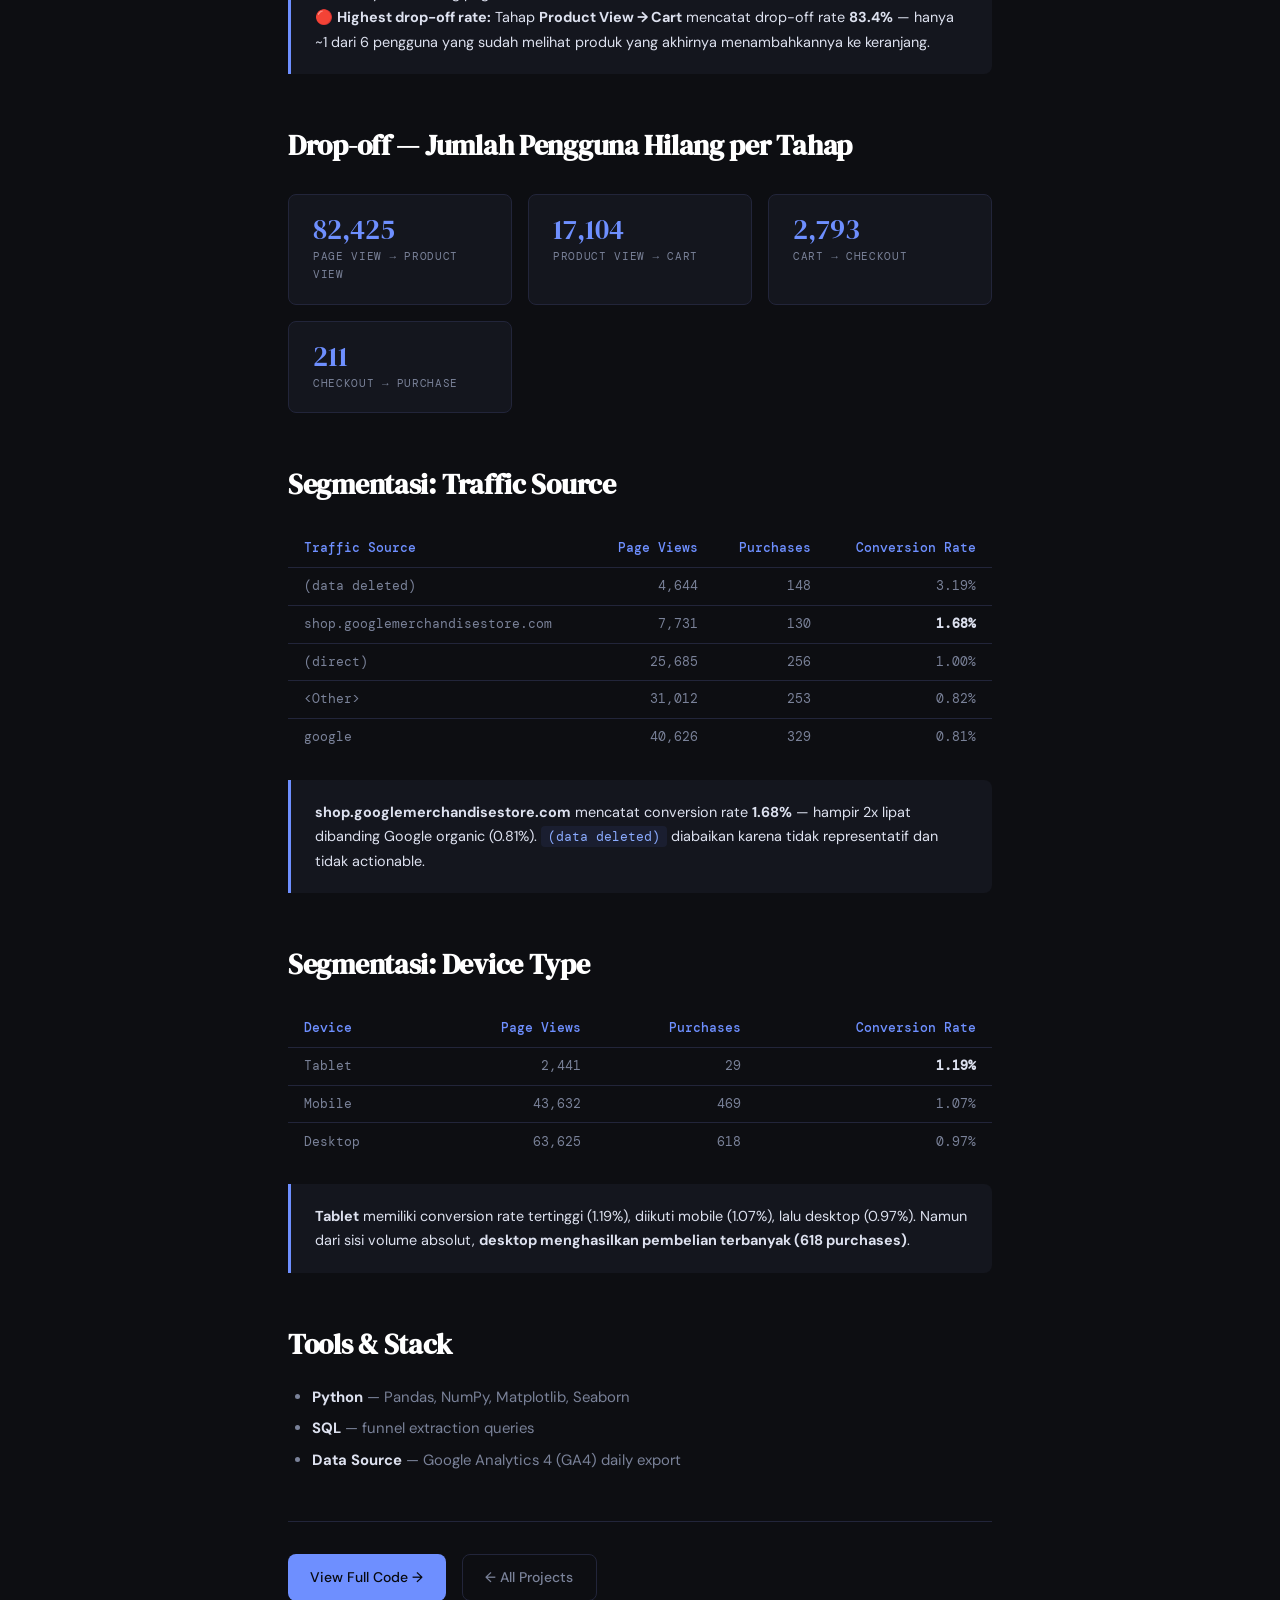
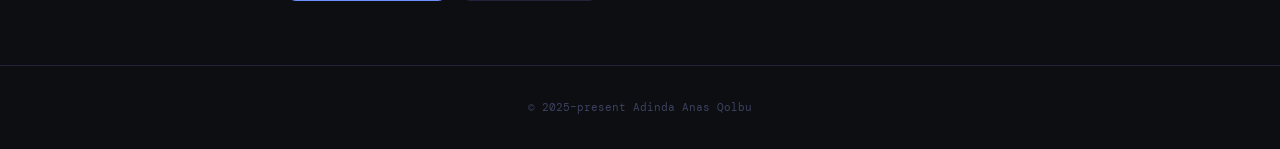
<file: projects/funnel-analysis.html>
<!DOCTYPE html>
<html lang="en">
<head>
  <meta charset="UTF-8" />
  <meta name="viewport" content="width=device-width, initial-scale=1.0" />
  <title>GA4 Funnel Analysis — Adinda Anas Qolbu</title>
  <link rel="stylesheet" href="../assets/css/style.css" />
  <link rel="preconnect" href="https://fonts.googleapis.com" />
  <link href="https://fonts.googleapis.com/css2?family=DM+Serif+Display:ital@0;1&family=DM+Mono:wght@300;400;500&family=DM+Sans:wght@300;400;500&display=swap" rel="stylesheet" />
</head>
<body>
  <nav class="nav" id="nav">
    <a href="../index.html" class="nav-logo">AAQ</a>
    <ul class="nav-links">
      <li><a href="../index.html">Home</a></li>
      <li><a href="../index.html#projects" class="active">Projects</a></li>
      <li><a href="../index.html#about">About</a></li>
      <li><a href="../index.html#contact">Contact</a></li>
    </ul>
    <a href="https://github.com/AdindaAnas" target="_blank" class="nav-github" aria-label="GitHub">
      <svg width="20" height="20" viewBox="0 0 24 24" fill="currentColor"><path d="M12 0C5.37 0 0 5.37 0 12c0 5.31 3.435 9.795 8.205 11.385.6.105.825-.255.825-.57 0-.285-.015-1.23-.015-2.235-3.015.555-3.795-.735-4.035-1.41-.135-.345-.72-1.41-1.23-1.695-.42-.225-1.02-.78-.015-.795.945-.015 1.62.87 1.845 1.23 1.08 1.815 2.805 1.305 3.495.99.105-.78.42-1.305.765-1.605-2.67-.3-5.46-1.335-5.46-5.925 0-1.305.465-2.385 1.23-3.225-.12-.3-.54-1.53.12-3.18 0 0 1.005-.315 3.3 1.23.96-.27 1.98-.405 3-.405s2.04.135 3 .405c2.295-1.56 3.3-1.23 3.3-1.23.66 1.65.24 2.88.12 3.18.765.84 1.23 1.905 1.23 3.225 0 4.605-2.805 5.625-5.475 5.925.435.375.81 1.095.81 2.22 0 1.605-.015 2.895-.015 3.3 0 .315.225.69.825.57A12.02 12.02 0 0 0 24 12c0-6.63-5.37-12-12-12z"/></svg>
    </a>
  </nav>

  <header class="project-hero">
    <div class="project-hero-inner">
      <a href="../index.html#projects" class="back-link">
        <svg width="14" height="14" viewBox="0 0 24 24" fill="none" stroke="currentColor" stroke-width="2"><path d="M19 12H5M12 5l-7 7 7 7"/></svg>
        All Projects
      </a>
      <div class="project-hero-tags">
        <span class="project-hero-tag">Product Analytics</span>
        <span class="project-hero-tag">GA4</span>
        <span class="project-hero-tag">SQL</span>
        <span class="project-hero-tag">Python</span>
        <span class="project-hero-tag">Conversion Funnel</span>
      </div>
      <h1 class="project-hero-title">GA4 User Daily<br/>Funnel Analysis</h1>
      <p class="project-hero-desc">
        Analisis perilaku pengguna dalam alur pembelian menggunakan 115,711 baris data GA4 —
        mengidentifikasi drop-off terbesar by volume di tahap Page View → Product View (82,425 pengguna),
        drop-off rate tertinggi di Product View → Cart (83.4%),
        dan membandingkan konversi antar device dan traffic source.
      </p>
      <div class="project-hero-actions">
        <a href="https://github.com/AdindaAnas/funnel_analysis" target="_blank" class="btn btn-primary">View on GitHub →</a>
        <a href="../index.html#projects" class="btn btn-ghost">← Back</a>
      </div>
    </div>
  </header>

  <div class="container" style="padding: 0 3rem;">
    <div class="stat-strip">
      <div class="stat-item">
        <div class="stat-value">115,711</div>
        <div class="stat-label">Raw Rows (GA4)</div>
      </div>
      <div class="stat-item">
        <div class="stat-value">102,951</div>
        <div class="stat-label">Rows After Cleaning</div>
      </div>
      <div class="stat-item">
        <div class="stat-value">0.38%</div>
        <div class="stat-label">Overall Conversion Rate</div>
      </div>
      <div class="stat-item">
        <div class="stat-value">82,425</div>
        <div class="stat-label">Users Lost at Biggest Drop-off</div>
      </div>
    </div>
  </div>

  <article class="project-body">

    <h2>Overview</h2>
    <p>
      Proyek ini menganalisis perilaku pengguna dalam <em>conversion funnel</em> pembelian
      menggunakan data harian dari <strong>Google Analytics 4 (GA4)</strong>. Dataset mencakup
      jejak aktivitas dari page view hingga transaksi, disegmentasi berdasarkan device type
      dan traffic source.
    </p>
    <p>
      Dari 115,711 baris mentah, setelah cleaning (agregasi duplikat user-date sebanyak 9,146,
      penghapusan pengguna tidak aktif) diperoleh <strong>102,951 baris</strong>
      untuk analisis utama.
    </p>

    <h2>Overall Conversion Funnel</h2>
    <p>5 tahap funnel: Page View → Product View → Cart → Checkout → Purchase</p>

    <div style="overflow-x:auto; margin: 1.25rem 0;">
      <table style="width:100%; border-collapse:collapse; font-size:0.82rem; font-family:var(--font-mono);">
        <thead>
          <tr style="border-bottom:1px solid var(--border);">
            <th style="text-align:left; padding:0.5rem 1rem; color:var(--accent); font-weight:500;">Tahap</th>
            <th style="text-align:right; padding:0.5rem 1rem; color:var(--accent); font-weight:500;">Pengguna</th>
            <th style="text-align:right; padding:0.5rem 1rem; color:var(--accent); font-weight:500;">Conversion Rate</th>
            <th style="text-align:right; padding:0.5rem 1rem; color:var(--accent); font-weight:500;">Drop-off Rate</th>
          </tr>
        </thead>
        <tbody style="color:var(--text-muted);">
          <tr style="border-bottom:1px solid var(--border);">
            <td style="padding:0.45rem 1rem;">Page View</td>
            <td style="text-align:right; padding:0.45rem 1rem;">102,926</td>
            <td style="text-align:right; padding:0.45rem 1rem;">100% (baseline)</td>
            <td style="text-align:right; padding:0.45rem 1rem;">—</td>
          </tr>
          <tr style="border-bottom:1px solid var(--border); background:rgba(240,80,80,0.05);">
            <td style="padding:0.45rem 1rem;">Product View</td>
            <td style="text-align:right; padding:0.45rem 1rem;">20,501</td>
            <td style="text-align:right; padding:0.45rem 1rem; color:#f06060;"><strong>19.9%</strong></td>
            <td style="text-align:right; padding:0.45rem 1rem; color:#f06060;"><strong>80.1% ← terbesar by volume</strong></td>
          </tr>
          <tr style="border-bottom:1px solid var(--border); background:rgba(240,80,80,0.08);">
            <td style="padding:0.45rem 1rem;">Cart</td>
            <td style="text-align:right; padding:0.45rem 1rem;">3,397</td>
            <td style="text-align:right; padding:0.45rem 1rem;">16.6%</td>
            <td style="text-align:right; padding:0.45rem 1rem; color:#f06060;"><strong>83.4% ← drop-off rate tertinggi</strong></td>
          </tr>
          <tr style="border-bottom:1px solid var(--border);">
            <td style="padding:0.45rem 1rem;">Checkout</td>
            <td style="text-align:right; padding:0.45rem 1rem;">604</td>
            <td style="text-align:right; padding:0.45rem 1rem;">17.8%</td>
            <td style="text-align:right; padding:0.45rem 1rem;">82.2%</td>
          </tr>
          <tr>
            <td style="padding:0.45rem 1rem;">Purchase</td>
            <td style="text-align:right; padding:0.45rem 1rem;">393</td>
            <td style="text-align:right; padding:0.45rem 1rem;">65.1%</td>
            <td style="text-align:right; padding:0.45rem 1rem;">34.9%</td>
          </tr>
        </tbody>
      </table>
    </div>

    <div class="callout blue">
      <p><strong>Overall Conversion Rate (Page View → Purchase): 0.38%</strong></p>
      <p>🔴 <strong>Biggest drop-off by volume:</strong> Tahap <strong>Page View → Product View</strong> — lebih dari 82,425 pengguna keluar sebelum melihat satu produk pun. Ini adalah peluang optimasi terbesar untuk product discovery dan landing page.</p>
      <p>🔴 <strong>Highest drop-off rate:</strong> Tahap <strong>Product View → Cart</strong> mencatat drop-off rate <strong>83.4%</strong> — hanya ~1 dari 6 pengguna yang sudah melihat produk yang akhirnya menambahkannya ke keranjang.</p>
    </div>

    <h2>Drop-off — Jumlah Pengguna Hilang per Tahap</h2>
    <div class="results-grid">
      <div class="result-card">
        <div class="result-value blue">82,425</div>
        <div class="result-label">Page View → Product View</div>
      </div>
      <div class="result-card">
        <div class="result-value blue">17,104</div>
        <div class="result-label">Product View → Cart</div>
      </div>
      <div class="result-card">
        <div class="result-value blue">2,793</div>
        <div class="result-label">Cart → Checkout</div>
      </div>
      <div class="result-card">
        <div class="result-value blue">211</div>
        <div class="result-label">Checkout → Purchase</div>
      </div>
    </div>

    <h2>Segmentasi: Traffic Source</h2>

    <div style="overflow-x:auto; margin: 1.25rem 0;">
      <table style="width:100%; border-collapse:collapse; font-size:0.82rem; font-family:var(--font-mono);">
        <thead>
          <tr style="border-bottom:1px solid var(--border);">
            <th style="text-align:left; padding:0.5rem 1rem; color:var(--accent); font-weight:500;">Traffic Source</th>
            <th style="text-align:right; padding:0.5rem 1rem; color:var(--accent); font-weight:500;">Page Views</th>
            <th style="text-align:right; padding:0.5rem 1rem; color:var(--accent); font-weight:500;">Purchases</th>
            <th style="text-align:right; padding:0.5rem 1rem; color:var(--accent); font-weight:500;">Conversion Rate</th>
          </tr>
        </thead>
        <tbody style="color:var(--text-muted);">
          <tr style="border-bottom:1px solid var(--border);"><td style="padding:0.45rem 1rem;">(data deleted)</td><td style="text-align:right; padding:0.45rem 1rem;">4,644</td><td style="text-align:right; padding:0.45rem 1rem;">148</td><td style="text-align:right; padding:0.45rem 1rem;">3.19%</td></tr>
          <tr style="border-bottom:1px solid var(--border);"><td style="padding:0.45rem 1rem;">shop.googlemerchandisestore.com</td><td style="text-align:right; padding:0.45rem 1rem;">7,731</td><td style="text-align:right; padding:0.45rem 1rem;">130</td><td style="text-align:right; padding:0.45rem 1rem; color:var(--green);"><strong>1.68%</strong></td></tr>
          <tr style="border-bottom:1px solid var(--border);"><td style="padding:0.45rem 1rem;">(direct)</td><td style="text-align:right; padding:0.45rem 1rem;">25,685</td><td style="text-align:right; padding:0.45rem 1rem;">256</td><td style="text-align:right; padding:0.45rem 1rem;">1.00%</td></tr>
          <tr style="border-bottom:1px solid var(--border);"><td style="padding:0.45rem 1rem;">&lt;Other&gt;</td><td style="text-align:right; padding:0.45rem 1rem;">31,012</td><td style="text-align:right; padding:0.45rem 1rem;">253</td><td style="text-align:right; padding:0.45rem 1rem;">0.82%</td></tr>
          <tr><td style="padding:0.45rem 1rem;">google</td><td style="text-align:right; padding:0.45rem 1rem;">40,626</td><td style="text-align:right; padding:0.45rem 1rem;">329</td><td style="text-align:right; padding:0.45rem 1rem;">0.81%</td></tr>
        </tbody>
      </table>
    </div>

    <div class="callout">
      <p><strong>shop.googlemerchandisestore.com</strong> mencatat conversion rate <strong>1.68%</strong> — hampir 2x lipat dibanding Google organic (0.81%). <code>(data deleted)</code> diabaikan karena tidak representatif dan tidak actionable.</p>
    </div>

    <h2>Segmentasi: Device Type</h2>

    <div style="overflow-x:auto; margin: 1.25rem 0;">
      <table style="width:100%; border-collapse:collapse; font-size:0.82rem; font-family:var(--font-mono);">
        <thead>
          <tr style="border-bottom:1px solid var(--border);">
            <th style="text-align:left; padding:0.5rem 1rem; color:var(--accent); font-weight:500;">Device</th>
            <th style="text-align:right; padding:0.5rem 1rem; color:var(--accent); font-weight:500;">Page Views</th>
            <th style="text-align:right; padding:0.5rem 1rem; color:var(--accent); font-weight:500;">Purchases</th>
            <th style="text-align:right; padding:0.5rem 1rem; color:var(--accent); font-weight:500;">Conversion Rate</th>
          </tr>
        </thead>
        <tbody style="color:var(--text-muted);">
          <tr style="border-bottom:1px solid var(--border);"><td style="padding:0.45rem 1rem;">Tablet</td><td style="text-align:right; padding:0.45rem 1rem;">2,441</td><td style="text-align:right; padding:0.45rem 1rem;">29</td><td style="text-align:right; padding:0.45rem 1rem; color:var(--green);"><strong>1.19%</strong></td></tr>
          <tr style="border-bottom:1px solid var(--border);"><td style="padding:0.45rem 1rem;">Mobile</td><td style="text-align:right; padding:0.45rem 1rem;">43,632</td><td style="text-align:right; padding:0.45rem 1rem;">469</td><td style="text-align:right; padding:0.45rem 1rem;">1.07%</td></tr>
          <tr><td style="padding:0.45rem 1rem;">Desktop</td><td style="text-align:right; padding:0.45rem 1rem;">63,625</td><td style="text-align:right; padding:0.45rem 1rem;">618</td><td style="text-align:right; padding:0.45rem 1rem;">0.97%</td></tr>
        </tbody>
      </table>
    </div>

    <div class="callout">
      <p><strong>Tablet</strong> memiliki conversion rate tertinggi (1.19%), diikuti mobile (1.07%), lalu desktop (0.97%). Namun dari sisi volume absolut, <strong>desktop menghasilkan pembelian terbanyak (618 purchases)</strong>.</p>
    </div>

    <h2>Tools &amp; Stack</h2>
    <ul>
      <li><strong>Python</strong> — Pandas, NumPy, Matplotlib, Seaborn</li>
      <li><strong>SQL</strong> — funnel extraction queries</li>
      <li><strong>Data Source</strong> — Google Analytics 4 (GA4) daily export</li>
    </ul>

    <div style="margin-top: 3rem; padding-top: 2rem; border-top: 1px solid var(--border); display: flex; gap: 1rem;">
      <a href="https://github.com/AdindaAnas/funnel_analysis" target="_blank" class="btn btn-primary">View Full Code →</a>
      <a href="../index.html#projects" class="btn btn-ghost">← All Projects</a>
    </div>
  </article>

  <footer class="footer"><p>© 2025–present Adinda Anas Qolbu</p></footer>
  <script src="../assets/js/main.js"></script>
</body>
</html>
</file>
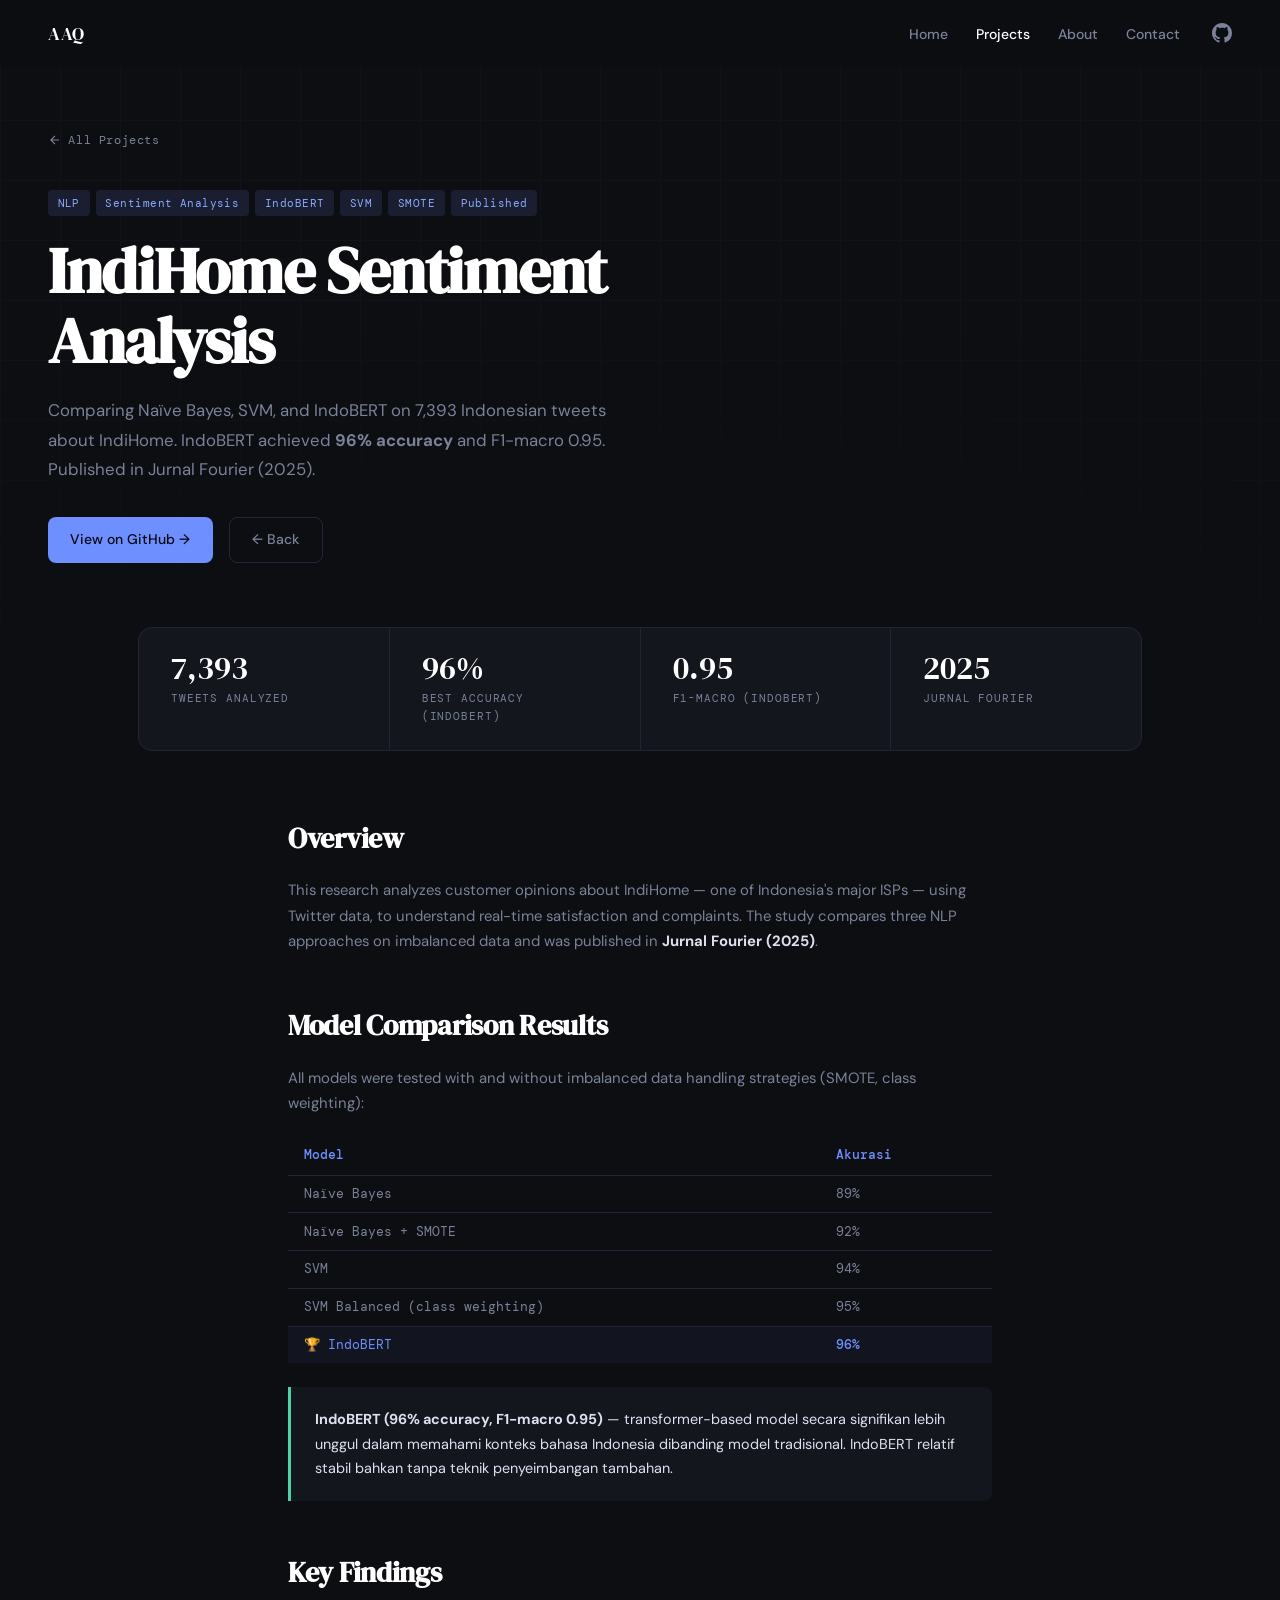
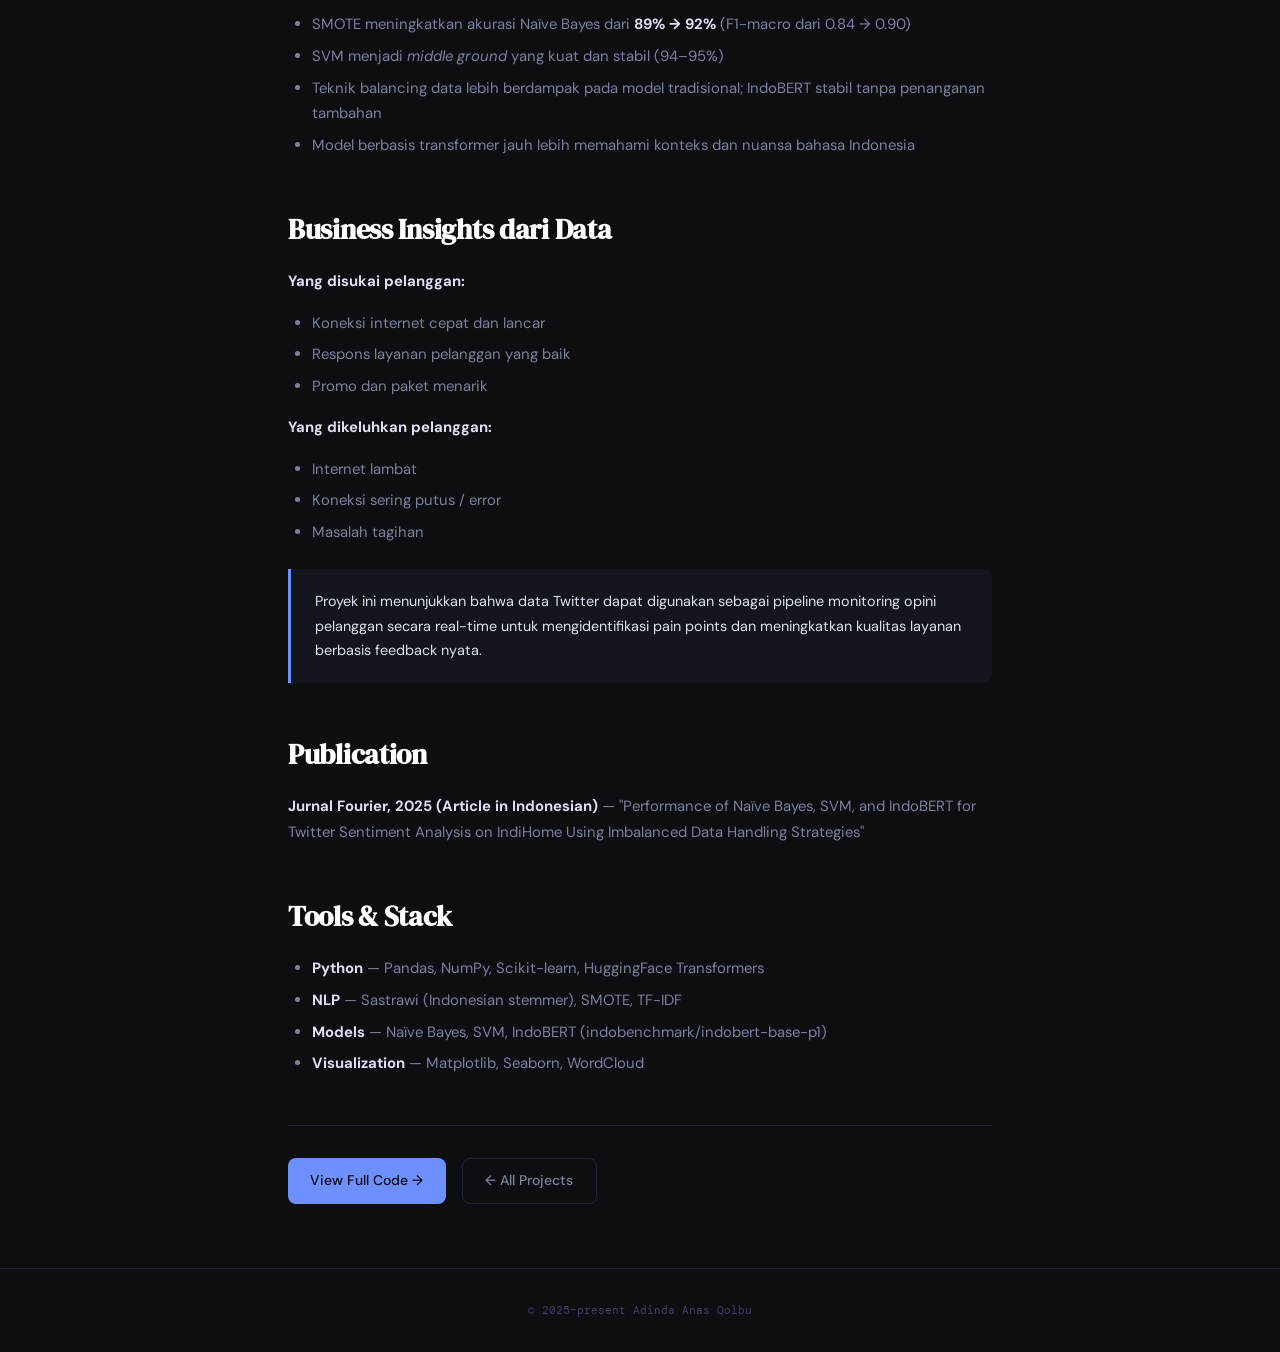
<file: projects/indihome-sentiment.html>
<!DOCTYPE html>
<html lang="en">
<head>
  <meta charset="UTF-8" />
  <meta name="viewport" content="width=device-width, initial-scale=1.0" />
  <title>IndiHome Sentiment Analysis — Adinda Anas Qolbu</title>
  <link rel="stylesheet" href="../assets/css/style.css" />
  <link rel="preconnect" href="https://fonts.googleapis.com" />
  <link href="https://fonts.googleapis.com/css2?family=DM+Serif+Display:ital@0;1&family=DM+Mono:wght@300;400;500&family=DM+Sans:wght@300;400;500&display=swap" rel="stylesheet" />
</head>
<body>
  <nav class="nav" id="nav">
    <a href="../index.html" class="nav-logo">AAQ</a>
    <ul class="nav-links">
      <li><a href="../index.html">Home</a></li>
      <li><a href="../index.html#projects" class="active">Projects</a></li>
      <li><a href="../index.html#about">About</a></li>
      <li><a href="../index.html#contact">Contact</a></li>
    </ul>
    <a href="https://github.com/AdindaAnas" target="_blank" class="nav-github" aria-label="GitHub">
      <svg width="20" height="20" viewBox="0 0 24 24" fill="currentColor"><path d="M12 0C5.37 0 0 5.37 0 12c0 5.31 3.435 9.795 8.205 11.385.6.105.825-.255.825-.57 0-.285-.015-1.23-.015-2.235-3.015.555-3.795-.735-4.035-1.41-.135-.345-.72-1.41-1.23-1.695-.42-.225-1.02-.78-.015-.795.945-.015 1.62.87 1.845 1.23 1.08 1.815 2.805 1.305 3.495.99.105-.78.42-1.305.765-1.605-2.67-.3-5.46-1.335-5.46-5.925 0-1.305.465-2.385 1.23-3.225-.12-.3-.54-1.53.12-3.18 0 0 1.005-.315 3.3 1.23.96-.27 1.98-.405 3-.405s2.04.135 3 .405c2.295-1.56 3.3-1.23 3.3-1.23.66 1.65.24 2.88.12 3.18.765.84 1.23 1.905 1.23 3.225 0 4.605-2.805 5.625-5.475 5.925.435.375.81 1.095.81 2.22 0 1.605-.015 2.895-.015 3.3 0 .315.225.69.825.57A12.02 12.02 0 0 0 24 12c0-6.63-5.37-12-12-12z"/></svg>
    </a>
  </nav>

  <header class="project-hero">
    <div class="project-hero-inner">
      <a href="../index.html#projects" class="back-link">
        <svg width="14" height="14" viewBox="0 0 24 24" fill="none" stroke="currentColor" stroke-width="2"><path d="M19 12H5M12 5l-7 7 7 7"/></svg>
        All Projects
      </a>
      <div class="project-hero-tags">
        <span class="project-hero-tag">NLP</span>
        <span class="project-hero-tag">Sentiment Analysis</span>
        <span class="project-hero-tag">IndoBERT</span>
        <span class="project-hero-tag">SVM</span>
        <span class="project-hero-tag">SMOTE</span>
        <span class="project-hero-tag">Published</span>
      </div>
      <h1 class="project-hero-title">IndiHome Sentiment<br/>Analysis</h1>
      <p class="project-hero-desc">
        Comparing Naïve Bayes, SVM, and IndoBERT on 7,393 Indonesian tweets about IndiHome.
        IndoBERT achieved <strong>96% accuracy</strong> and F1-macro 0.95.
        Published in Jurnal Fourier (2025).
      </p>
      <div class="project-hero-actions">
        <a href="https://github.com/AdindaAnas/indihome_sentiment" target="_blank" class="btn btn-primary">View on GitHub →</a>
        <a href="../index.html#projects" class="btn btn-ghost">← Back</a>
      </div>
    </div>
  </header>

  <div class="container" style="padding: 0 3rem;">
    <div class="stat-strip">
      <div class="stat-item">
        <div class="stat-value">7,393</div>
        <div class="stat-label">Tweets Analyzed</div>
      </div>
      <div class="stat-item">
        <div class="stat-value">96%</div>
        <div class="stat-label">Best Accuracy (IndoBERT)</div>
      </div>
      <div class="stat-item">
        <div class="stat-value">0.95</div>
        <div class="stat-label">F1-Macro (IndoBERT)</div>
      </div>
      <div class="stat-item">
        <div class="stat-value">2025</div>
        <div class="stat-label">Jurnal Fourier</div>
      </div>
    </div>
  </div>

  <article class="project-body">

    <h2>Overview</h2>
    <p>
      This research analyzes customer opinions about IndiHome — one of Indonesia's major ISPs —
      using Twitter data, to understand real-time satisfaction and complaints. The study compares
      three NLP approaches on imbalanced data and was published in
      <strong>Jurnal Fourier (2025)</strong>.
    </p>

    <h2>Model Comparison Results</h2>
    <p>All models were tested with and without imbalanced data handling strategies (SMOTE, class weighting):</p>

    <div style="overflow-x:auto; margin: 1.25rem 0;">
      <table style="width:100%; border-collapse:collapse; font-size:0.82rem; font-family:var(--font-mono);">
        <thead>
          <tr style="border-bottom:1px solid var(--border);">
            <th style="text-align:left; padding:0.5rem 1rem; color:var(--accent); font-weight:500;">Model</th>
            <th style="text-align:left; padding:0.5rem 1rem; color:var(--accent); font-weight:500;">Akurasi</th>
          </tr>
        </thead>
        <tbody style="color:var(--text-muted);">
          <tr style="border-bottom:1px solid var(--border);"><td style="padding:0.45rem 1rem;">Naïve Bayes</td><td style="padding:0.45rem 1rem;">89%</td></tr>
          <tr style="border-bottom:1px solid var(--border);"><td style="padding:0.45rem 1rem;">Naïve Bayes + SMOTE</td><td style="padding:0.45rem 1rem;">92%</td></tr>
          <tr style="border-bottom:1px solid var(--border);"><td style="padding:0.45rem 1rem;">SVM</td><td style="padding:0.45rem 1rem;">94%</td></tr>
          <tr style="border-bottom:1px solid var(--border);"><td style="padding:0.45rem 1rem;">SVM Balanced (class weighting)</td><td style="padding:0.45rem 1rem;">95%</td></tr>
          <tr style="background:rgba(110,143,255,0.06);"><td style="padding:0.45rem 1rem; color:var(--accent);">🏆 IndoBERT</td><td style="padding:0.45rem 1rem; color:var(--accent); font-weight:500;">96%</td></tr>
        </tbody>
      </table>
    </div>

    <div class="callout green">
      <p><strong>IndoBERT (96% accuracy, F1-macro 0.95)</strong> — transformer-based model secara signifikan lebih unggul dalam memahami konteks bahasa Indonesia dibanding model tradisional. IndoBERT relatif stabil bahkan tanpa teknik penyeimbangan tambahan.</p>
    </div>

    <h2>Key Findings</h2>
    <ul>
      <li>SMOTE meningkatkan akurasi Naïve Bayes dari <strong>89% → 92%</strong> (F1-macro dari 0.84 → 0.90)</li>
      <li>SVM menjadi <em>middle ground</em> yang kuat dan stabil (94–95%)</li>
      <li>Teknik balancing data lebih berdampak pada model tradisional; IndoBERT stabil tanpa penanganan tambahan</li>
      <li>Model berbasis transformer jauh lebih memahami konteks dan nuansa bahasa Indonesia</li>
    </ul>

    <h2>Business Insights dari Data</h2>
    <p><strong>Yang disukai pelanggan:</strong></p>
    <ul>
      <li>Koneksi internet cepat dan lancar</li>
      <li>Respons layanan pelanggan yang baik</li>
      <li>Promo dan paket menarik</li>
    </ul>
    <p><strong>Yang dikeluhkan pelanggan:</strong></p>
    <ul>
      <li>Internet lambat</li>
      <li>Koneksi sering putus / error</li>
      <li>Masalah tagihan</li>
    </ul>

    <div class="callout">
      <p>Proyek ini menunjukkan bahwa data Twitter dapat digunakan sebagai pipeline monitoring opini pelanggan secara real-time untuk mengidentifikasi pain points dan meningkatkan kualitas layanan berbasis feedback nyata.</p>
    </div>

    <h2>Publication</h2>
    <p>
      <strong>Jurnal Fourier, 2025 (Article in Indonesian)</strong> — "Performance of Naïve Bayes, SVM, and IndoBERT
      for Twitter Sentiment Analysis on IndiHome Using Imbalanced Data Handling Strategies"
    </p>

    <h2>Tools &amp; Stack</h2>
    <ul>
      <li><strong>Python</strong> — Pandas, NumPy, Scikit-learn, HuggingFace Transformers</li>
      <li><strong>NLP</strong> — Sastrawi (Indonesian stemmer), SMOTE, TF-IDF</li>
      <li><strong>Models</strong> — Naïve Bayes, SVM, IndoBERT (indobenchmark/indobert-base-p1)</li>
      <li><strong>Visualization</strong> — Matplotlib, Seaborn, WordCloud</li>
    </ul>

    <div style="margin-top: 3rem; padding-top: 2rem; border-top: 1px solid var(--border); display: flex; gap: 1rem;">
      <a href="https://github.com/AdindaAnas/indihome_sentiment" target="_blank" class="btn btn-primary">View Full Code →</a>
      <a href="../index.html#projects" class="btn btn-ghost">← All Projects</a>
    </div>
  </article>

  <footer class="footer"><p>© 2025–present Adinda Anas Qolbu</p></footer>
  <script src="../assets/js/main.js"></script>
</body>
</html>
</file>
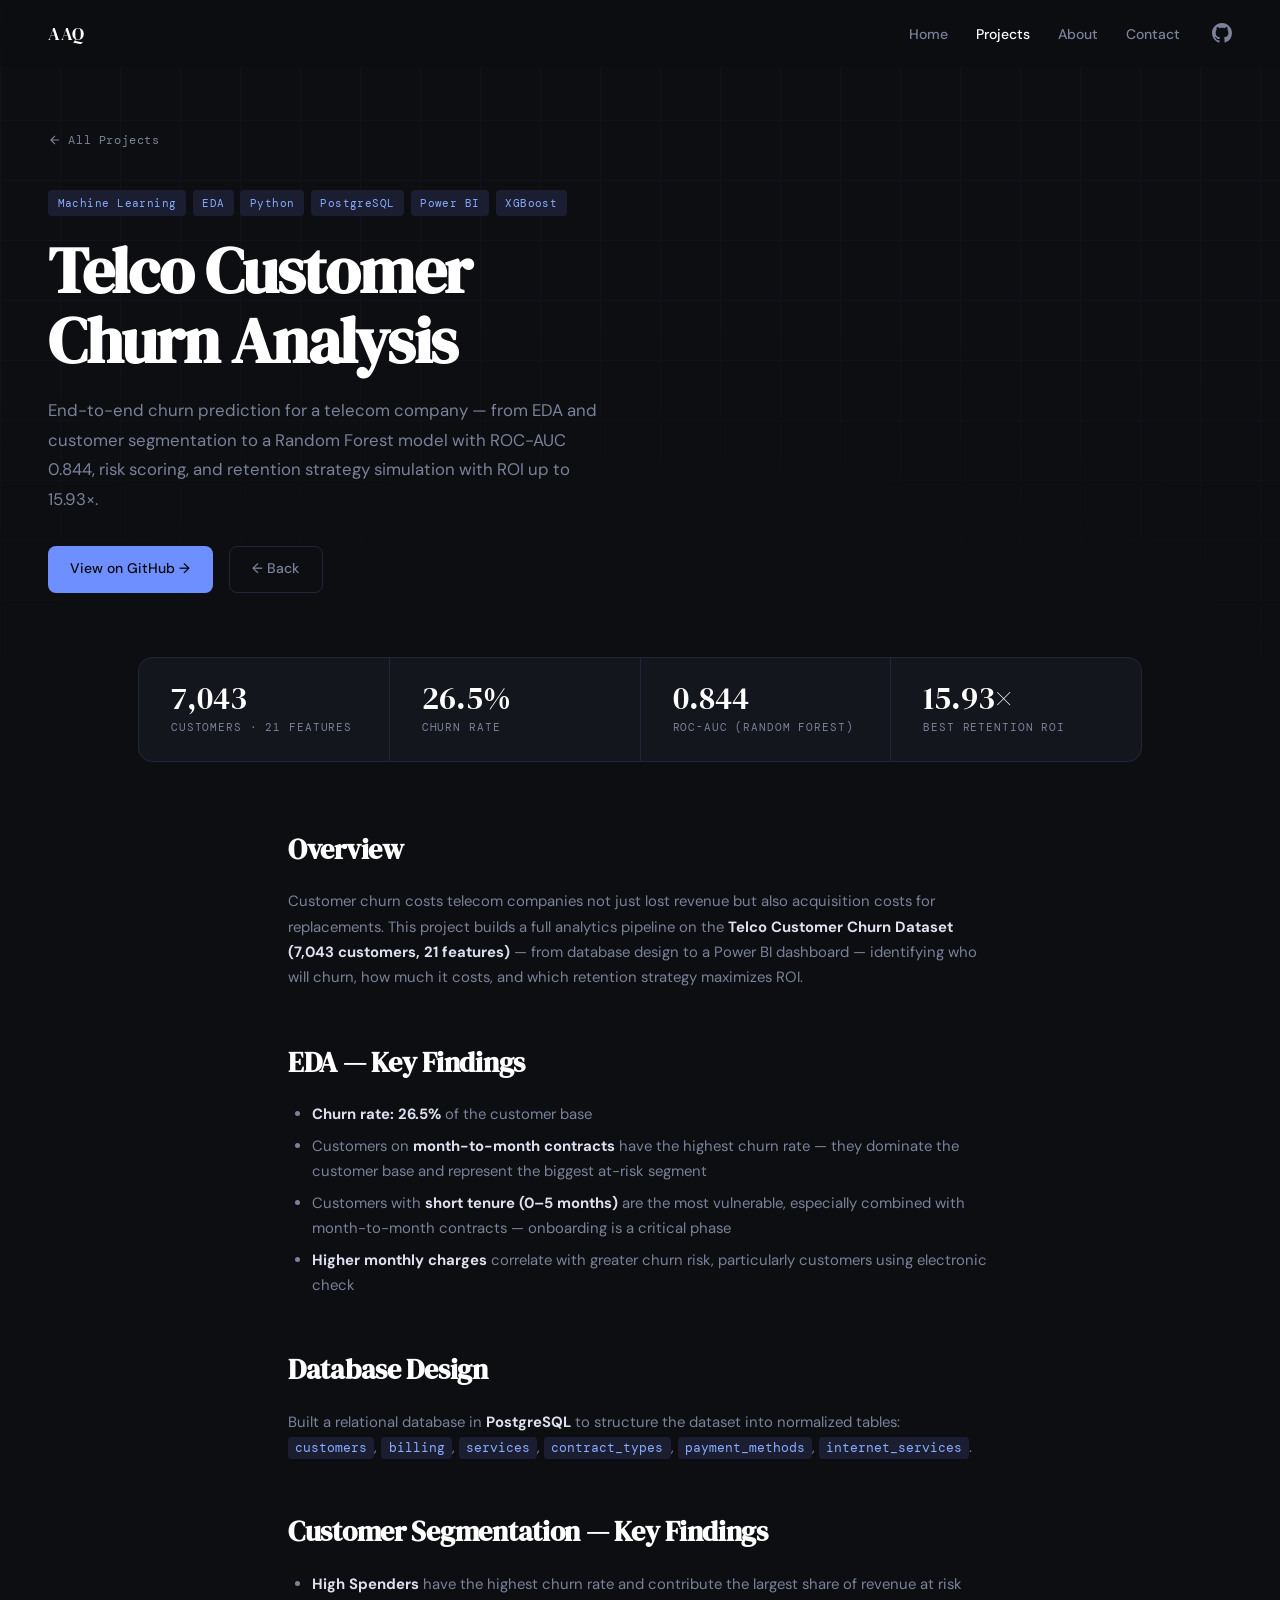
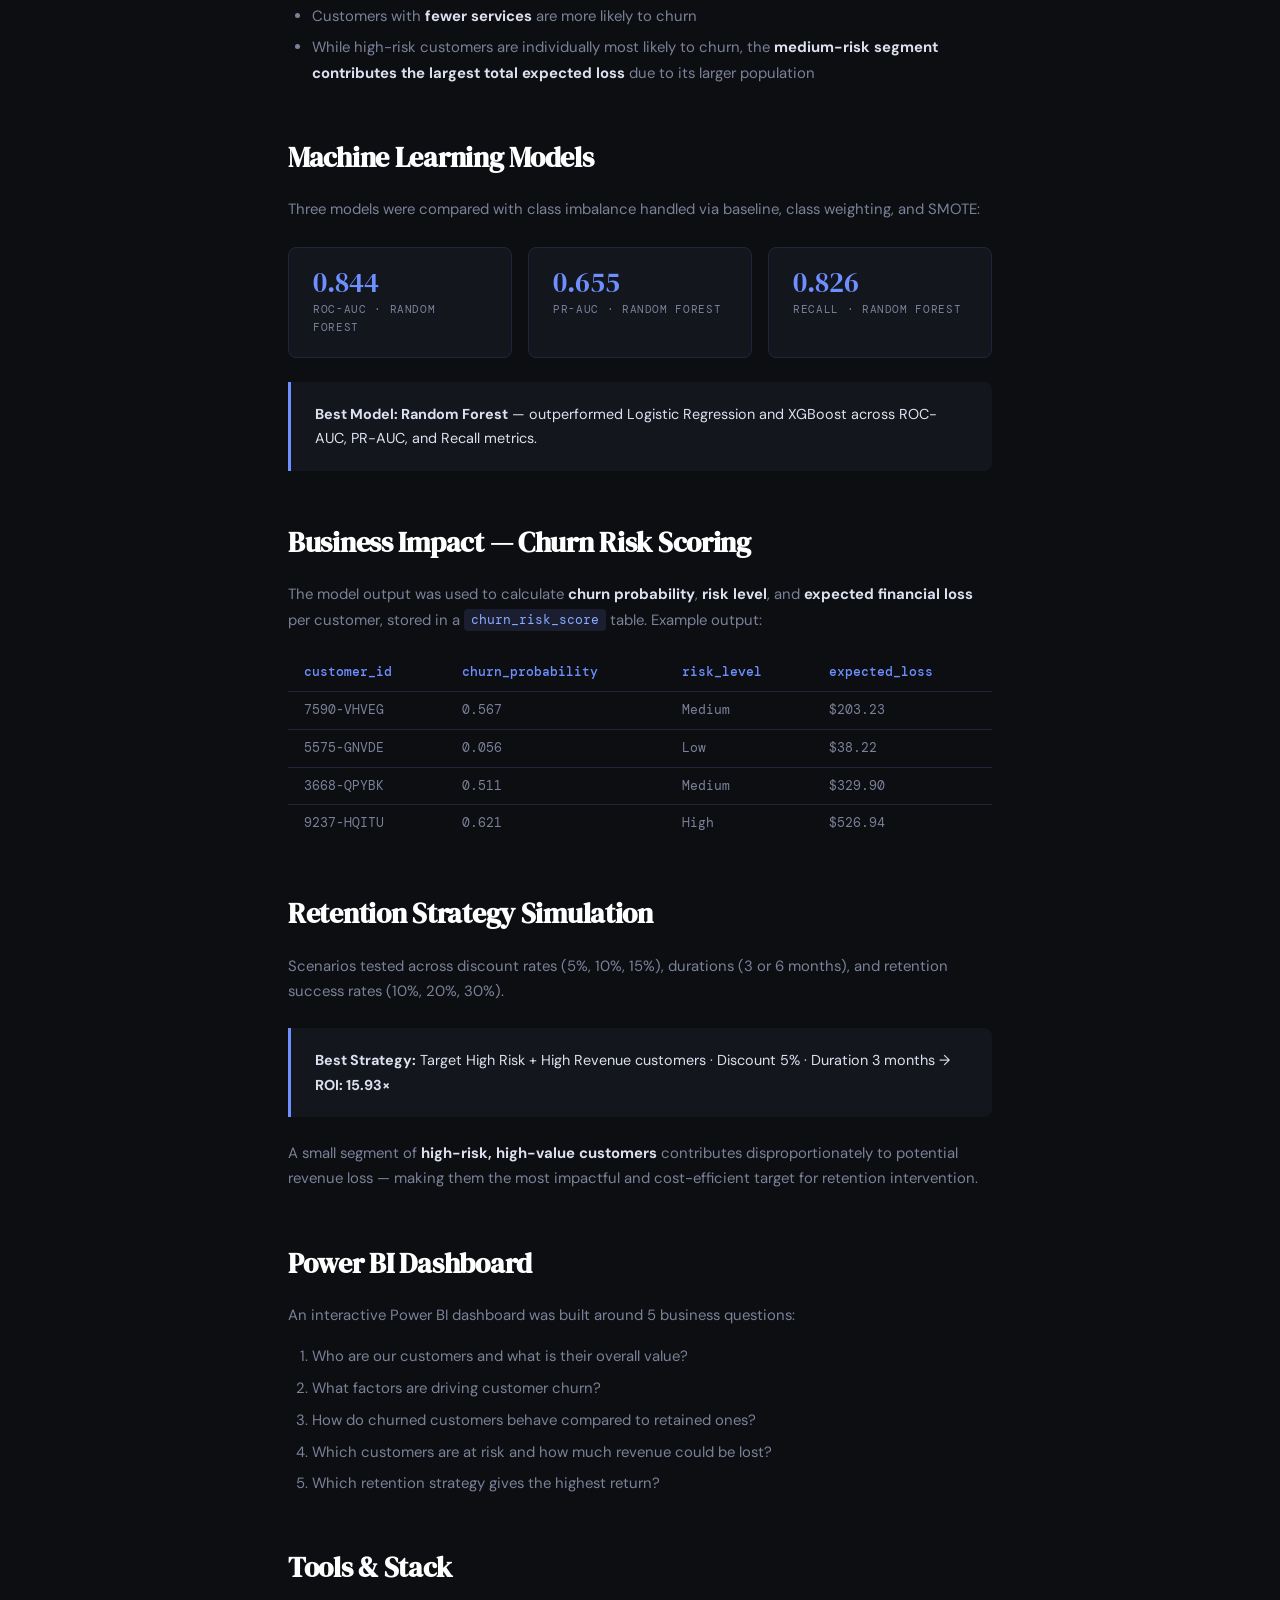
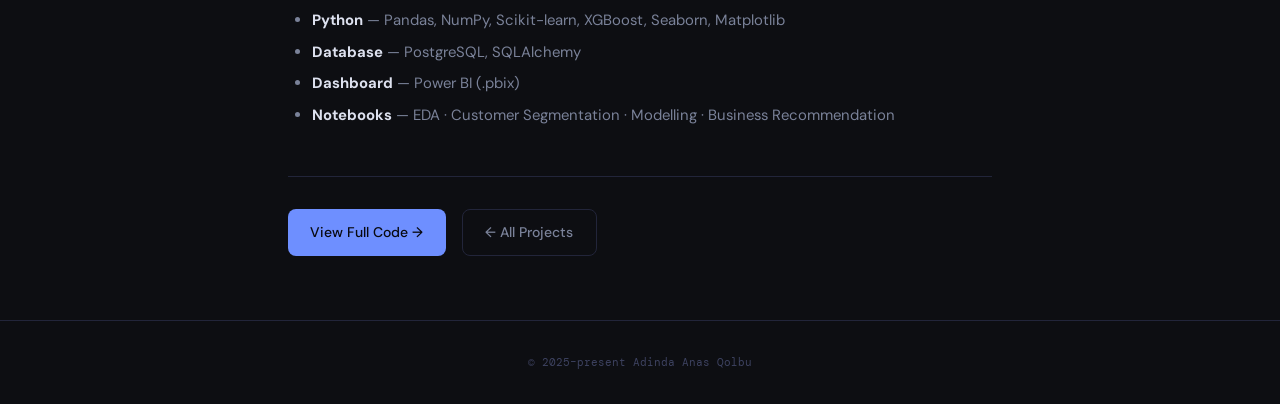
<file: projects/telco-churn.html>
<!DOCTYPE html>
<html lang="en">
<head>
  <meta charset="UTF-8" />
  <meta name="viewport" content="width=device-width, initial-scale=1.0" />
  <title>Telco Churn Analysis — Adinda Anas Qolbu</title>
  <link rel="stylesheet" href="../assets/css/style.css" />
  <link rel="preconnect" href="https://fonts.googleapis.com" />
  <link href="https://fonts.googleapis.com/css2?family=DM+Serif+Display:ital@0;1&family=DM+Mono:wght@300;400;500&family=DM+Sans:wght@300;400;500&display=swap" rel="stylesheet" />
</head>
<body>
  <nav class="nav" id="nav">
    <a href="../index.html" class="nav-logo">AAQ</a>
    <ul class="nav-links">
      <li><a href="../index.html">Home</a></li>
      <li><a href="../index.html#projects" class="active">Projects</a></li>
      <li><a href="../index.html#about">About</a></li>
      <li><a href="../index.html#contact">Contact</a></li>
    </ul>
    <a href="https://github.com/AdindaAnas" target="_blank" class="nav-github" aria-label="GitHub">
      <svg width="20" height="20" viewBox="0 0 24 24" fill="currentColor"><path d="M12 0C5.37 0 0 5.37 0 12c0 5.31 3.435 9.795 8.205 11.385.6.105.825-.255.825-.57 0-.285-.015-1.23-.015-2.235-3.015.555-3.795-.735-4.035-1.41-.135-.345-.72-1.41-1.23-1.695-.42-.225-1.02-.78-.015-.795.945-.015 1.62.87 1.845 1.23 1.08 1.815 2.805 1.305 3.495.99.105-.78.42-1.305.765-1.605-2.67-.3-5.46-1.335-5.46-5.925 0-1.305.465-2.385 1.23-3.225-.12-.3-.54-1.53.12-3.18 0 0 1.005-.315 3.3 1.23.96-.27 1.98-.405 3-.405s2.04.135 3 .405c2.295-1.56 3.3-1.23 3.3-1.23.66 1.65.24 2.88.12 3.18.765.84 1.23 1.905 1.23 3.225 0 4.605-2.805 5.625-5.475 5.925.435.375.81 1.095.81 2.22 0 1.605-.015 2.895-.015 3.3 0 .315.225.69.825.57A12.02 12.02 0 0 0 24 12c0-6.63-5.37-12-12-12z"/></svg>
    </a>
  </nav>

  <header class="project-hero">
    <div class="project-hero-inner">
      <a href="../index.html#projects" class="back-link">
        <svg width="14" height="14" viewBox="0 0 24 24" fill="none" stroke="currentColor" stroke-width="2"><path d="M19 12H5M12 5l-7 7 7 7"/></svg>
        All Projects
      </a>
      <div class="project-hero-tags">
        <span class="project-hero-tag">Machine Learning</span>
        <span class="project-hero-tag">EDA</span>
        <span class="project-hero-tag">Python</span>
        <span class="project-hero-tag">PostgreSQL</span>
        <span class="project-hero-tag">Power BI</span>
        <span class="project-hero-tag">XGBoost</span>
      </div>
      <h1 class="project-hero-title">Telco Customer<br/>Churn Analysis</h1>
      <p class="project-hero-desc">
        End-to-end churn prediction for a telecom company — from EDA and customer segmentation
        to a Random Forest model with ROC-AUC 0.844, risk scoring, and retention strategy
        simulation with ROI up to 15.93×.
      </p>
      <div class="project-hero-actions">
        <a href="https://github.com/AdindaAnas/telco_churn_project" target="_blank" class="btn btn-primary">View on GitHub →</a>
        <a href="../index.html#projects" class="btn btn-ghost">← Back</a>
      </div>
    </div>
  </header>

  <div class="container" style="padding: 0 3rem;">
    <div class="stat-strip">
      <div class="stat-item">
        <div class="stat-value">7,043</div>
        <div class="stat-label">Customers · 21 Features</div>
      </div>
      <div class="stat-item">
        <div class="stat-value">26.5%</div>
        <div class="stat-label">Churn Rate</div>
      </div>
      <div class="stat-item">
        <div class="stat-value">0.844</div>
        <div class="stat-label">ROC-AUC (Random Forest)</div>
      </div>
      <div class="stat-item">
        <div class="stat-value">15.93×</div>
        <div class="stat-label">Best Retention ROI</div>
      </div>
    </div>
  </div>

  <article class="project-body">

    <h2>Overview</h2>
    <p>
      Customer churn costs telecom companies not just lost revenue but also acquisition costs
      for replacements. This project builds a full analytics pipeline on the
      <strong>Telco Customer Churn Dataset (7,043 customers, 21 features)</strong> — from
      database design to a Power BI dashboard — identifying who will churn, how much it costs,
      and which retention strategy maximizes ROI.
    </p>

    <h2>EDA — Key Findings</h2>
    <ul>
      <li><strong>Churn rate: 26.5%</strong> of the customer base</li>
      <li>Customers on <strong>month-to-month contracts</strong> have the highest churn rate — they dominate the customer base and represent the biggest at-risk segment</li>
      <li>Customers with <strong>short tenure (0–5 months)</strong> are the most vulnerable, especially combined with month-to-month contracts — onboarding is a critical phase</li>
      <li><strong>Higher monthly charges</strong> correlate with greater churn risk, particularly customers using electronic check</li>
    </ul>

    <h2>Database Design</h2>
    <p>
      Built a relational database in <strong>PostgreSQL</strong> to structure the dataset into
      normalized tables: <code>customers</code>, <code>billing</code>, <code>services</code>,
      <code>contract_types</code>, <code>payment_methods</code>, <code>internet_services</code>.
    </p>

    <h2>Customer Segmentation — Key Findings</h2>
    <ul>
      <li><strong>High Spenders</strong> have the highest churn rate and contribute the largest share of revenue at risk</li>
      <li>Customers with <strong>fewer services</strong> are more likely to churn</li>
      <li>While high-risk customers are individually most likely to churn, the <strong>medium-risk segment contributes the largest total expected loss</strong> due to its larger population</li>
    </ul>

    <h2>Machine Learning Models</h2>
    <p>Three models were compared with class imbalance handled via baseline, class weighting, and SMOTE:</p>

    <div class="results-grid">
      <div class="result-card">
        <div class="result-value blue">0.844</div>
        <div class="result-label">ROC-AUC · Random Forest</div>
      </div>
      <div class="result-card">
        <div class="result-value blue">0.655</div>
        <div class="result-label">PR-AUC · Random Forest</div>
      </div>
      <div class="result-card">
        <div class="result-value blue">0.826</div>
        <div class="result-label">Recall · Random Forest</div>
      </div>
    </div>

    <div class="callout">
      <p><strong>Best Model: Random Forest</strong> — outperformed Logistic Regression and XGBoost across ROC-AUC, PR-AUC, and Recall metrics.</p>
    </div>

    <h2>Business Impact — Churn Risk Scoring</h2>
    <p>
      The model output was used to calculate <strong>churn probability</strong>,
      <strong>risk level</strong>, and <strong>expected financial loss</strong> per customer,
      stored in a <code>churn_risk_score</code> table. Example output:
    </p>
    <div style="overflow-x:auto; margin: 1.25rem 0;">
      <table style="width:100%; border-collapse:collapse; font-size:0.82rem; font-family:var(--font-mono);">
        <thead>
          <tr style="border-bottom:1px solid var(--border);">
            <th style="text-align:left; padding:0.5rem 1rem; color:var(--accent); font-weight:500;">customer_id</th>
            <th style="text-align:left; padding:0.5rem 1rem; color:var(--accent); font-weight:500;">churn_probability</th>
            <th style="text-align:left; padding:0.5rem 1rem; color:var(--accent); font-weight:500;">risk_level</th>
            <th style="text-align:left; padding:0.5rem 1rem; color:var(--accent); font-weight:500;">expected_loss</th>
          </tr>
        </thead>
        <tbody style="color:var(--text-muted);">
          <tr style="border-bottom:1px solid var(--border);"><td style="padding:0.45rem 1rem;">7590-VHVEG</td><td style="padding:0.45rem 1rem;">0.567</td><td style="padding:0.45rem 1rem;">Medium</td><td style="padding:0.45rem 1rem;">$203.23</td></tr>
          <tr style="border-bottom:1px solid var(--border);"><td style="padding:0.45rem 1rem;">5575-GNVDE</td><td style="padding:0.45rem 1rem;">0.056</td><td style="padding:0.45rem 1rem;">Low</td><td style="padding:0.45rem 1rem;">$38.22</td></tr>
          <tr style="border-bottom:1px solid var(--border);"><td style="padding:0.45rem 1rem;">3668-QPYBK</td><td style="padding:0.45rem 1rem;">0.511</td><td style="padding:0.45rem 1rem;">Medium</td><td style="padding:0.45rem 1rem;">$329.90</td></tr>
          <tr><td style="padding:0.45rem 1rem;">9237-HQITU</td><td style="padding:0.45rem 1rem;">0.621</td><td style="padding:0.45rem 1rem;">High</td><td style="padding:0.45rem 1rem;">$526.94</td></tr>
        </tbody>
      </table>
    </div>

    <h2>Retention Strategy Simulation</h2>
    <p>Scenarios tested across discount rates (5%, 10%, 15%), durations (3 or 6 months), and retention success rates (10%, 20%, 30%).</p>

    <div class="callout blue">
      <p><strong>Best Strategy:</strong> Target High Risk + High Revenue customers · Discount 5% · Duration 3 months → <strong>ROI: 15.93×</strong></p>
    </div>

    <p>A small segment of <strong>high-risk, high-value customers</strong> contributes disproportionately to potential revenue loss — making them the most impactful and cost-efficient target for retention intervention.</p>

    <h2>Power BI Dashboard</h2>
    <p>An interactive Power BI dashboard was built around 5 business questions:</p>
    <ol>
      <li>Who are our customers and what is their overall value?</li>
      <li>What factors are driving customer churn?</li>
      <li>How do churned customers behave compared to retained ones?</li>
      <li>Which customers are at risk and how much revenue could be lost?</li>
      <li>Which retention strategy gives the highest return?</li>
    </ol>

    <h2>Tools &amp; Stack</h2>
    <ul>
      <li><strong>Python</strong> — Pandas, NumPy, Scikit-learn, XGBoost, Seaborn, Matplotlib</li>
      <li><strong>Database</strong> — PostgreSQL, SQLAlchemy</li>
      <li><strong>Dashboard</strong> — Power BI (.pbix)</li>
      <li><strong>Notebooks</strong> — EDA · Customer Segmentation · Modelling · Business Recommendation</li>
    </ul>

    <div style="margin-top: 3rem; padding-top: 2rem; border-top: 1px solid var(--border); display: flex; gap: 1rem;">
      <a href="https://github.com/AdindaAnas/telco_churn_project" target="_blank" class="btn btn-primary">View Full Code →</a>
      <a href="../index.html#projects" class="btn btn-ghost">← All Projects</a>
    </div>
  </article>

  <footer class="footer"><p>© 2025–present Adinda Anas Qolbu</p></footer>
  <script src="../assets/js/main.js"></script>
</body>
</html>
</file>
<file: assets/css/style.css>
/* =============================================
   ADINDA ANAS QOLBU — PORTFOLIO STYLES
   ============================================= */

:root {
  --bg:           #0d0e12;
  --bg-alt:       #111318;
  --bg-card:      #14161e;
  --bg-card-hover:#181b26;
  --border:       #22253a;
  --border-hover: #3a3f5c;
  --accent:       #6e8fff;
  --accent-dim:   rgba(110,143,255,0.12);
  --accent-2:     #a8c0ff;
  --green:        #4fd1a5;
  --green-dim:    rgba(79,209,165,0.10);
  --amber:        #f0b86e;
  --amber-dim:    rgba(240,184,110,0.10);
  --text:         #dde1ef;
  --text-muted:   #7a8299;
  --text-faint:   #3d4260;
  --tag-bg:       #1a1e30;
  --tag-text:     #8aabff;
  --white:        #ffffff;
  --font-display: 'DM Serif Display', Georgia, serif;
  --font-body:    'DM Sans', sans-serif;
  --font-mono:    'DM Mono', monospace;
  --radius:       14px;
  --radius-sm:    8px;
  --transition:   0.22s cubic-bezier(0.4,0,0.2,1);
}

*, *::before, *::after { box-sizing: border-box; margin: 0; padding: 0; }
html { scroll-behavior: smooth; }
body {
  background: var(--bg);
  color: var(--text);
  font-family: var(--font-body);
  font-size: 16px;
  line-height: 1.7;
  -webkit-font-smoothing: antialiased;
}

/* ============================================================
   NAV
   ============================================================ */
.nav {
  position: fixed; top: 0; left: 0; right: 0; z-index: 100;
  display: flex; align-items: center; gap: 2rem;
  padding: 1.1rem 3rem;
  background: rgba(13,14,18,0.88);
  backdrop-filter: blur(20px);
  border-bottom: 1px solid transparent;
  transition: border-color var(--transition);
}
.nav.scrolled { border-color: var(--border); }

.nav-logo {
  font-family: var(--font-display);
  font-size: 1.15rem; color: var(--white);
  text-decoration: none; letter-spacing: 0.04em;
  margin-right: auto;
}
.nav-links { list-style: none; display: flex; gap: 1.75rem; }
.nav-links a {
  color: var(--text-muted); text-decoration: none;
  font-size: 0.875rem; font-weight: 500;
  transition: color var(--transition);
}
.nav-links a:hover, .nav-links a.active { color: var(--white); }

.nav-github {
  color: var(--text-muted); display: flex; align-items: center;
  transition: color var(--transition);
}
.nav-github:hover { color: var(--white); }

/* ============================================================
   HERO
   ============================================================ */
.hero {
  min-height: 100vh; display: flex; flex-direction: column;
  justify-content: center; padding: 8rem 3rem 4rem;
  position: relative; overflow: hidden;
}
.hero-bg-grid {
  position: absolute; inset: 0;
  background-image:
    linear-gradient(var(--border) 1px, transparent 1px),
    linear-gradient(90deg, var(--border) 1px, transparent 1px);
  background-size: 60px 60px;
  mask-image: radial-gradient(ellipse 80% 60% at 50% 40%, black 20%, transparent 100%);
  opacity: 0.3; pointer-events: none;
}
.hero::before {
  content: ''; position: absolute;
  top: -250px; left: -150px; width: 700px; height: 700px;
  background: radial-gradient(circle, rgba(110,143,255,0.07) 0%, transparent 70%);
  pointer-events: none;
}
.hero-content { position: relative; max-width: 820px; }

.hero-tag {
  display: inline-block;
  font-family: var(--font-mono); font-size: 0.74rem;
  color: var(--accent); letter-spacing: 0.14em; text-transform: uppercase;
  margin-bottom: 1.5rem;
  opacity: 0; animation: fadeUp 0.6s 0.1s forwards;
}
.hero-title {
  font-family: var(--font-display);
  font-size: clamp(3.5rem, 9vw, 7.5rem);
  line-height: 1.0; color: var(--white);
  letter-spacing: -0.02em; margin-bottom: 1.5rem;
  opacity: 0; animation: fadeUp 0.7s 0.2s forwards;
}
.hero-title em { font-style: italic; color: var(--accent-2); }

.hero-desc {
  font-size: 1.05rem; color: var(--text-muted);
  max-width: 480px; margin-bottom: 2.5rem; line-height: 1.75;
  opacity: 0; animation: fadeUp 0.7s 0.35s forwards;
}
.hero-actions {
  display: flex; gap: 1rem;
  opacity: 0; animation: fadeUp 0.7s 0.45s forwards;
}
.hero-skills {
  display: flex; flex-wrap: wrap; gap: 0.5rem; margin-top: 4rem;
  opacity: 0; animation: fadeUp 0.7s 0.6s forwards;
}
.hero-skills span {
  font-family: var(--font-mono); font-size: 0.7rem;
  color: var(--text-faint); border: 1px solid var(--border);
  padding: 0.28rem 0.7rem; border-radius: 100px;
  transition: color var(--transition), border-color var(--transition);
}
.hero-skills span:hover { color: var(--accent); border-color: var(--accent); }

/* ============================================================
   BUTTONS
   ============================================================ */
.btn {
  display: inline-flex; align-items: center; gap: 0.45rem;
  padding: 0.65rem 1.4rem; border-radius: var(--radius-sm);
  font-family: var(--font-body); font-size: 0.875rem; font-weight: 500;
  text-decoration: none; transition: all var(--transition);
  cursor: pointer; border: none;
}
.btn-primary { background: var(--accent); color: #08090f; }
.btn-primary:hover { background: var(--accent-2); transform: translateY(-1px); }
.btn-ghost {
  background: transparent; color: var(--text-muted);
  border: 1px solid var(--border);
}
.btn-ghost:hover {
  color: var(--white); border-color: var(--border-hover);
  background: var(--bg-card);
}

/* ============================================================
   SECTIONS
   ============================================================ */
.section { padding: 6rem 3rem; }
.section-alt { background: var(--bg-alt); }
.section-dark { background: #09090e; }
.container { max-width: 1100px; margin: 0 auto; }
.section-header { margin-bottom: 3rem; }

.section-label {
  font-family: var(--font-mono); font-size: 0.7rem;
  color: var(--accent); letter-spacing: 0.16em;
  text-transform: uppercase; display: block; margin-bottom: 0.6rem;
}
.section-title {
  font-family: var(--font-display);
  font-size: clamp(2rem, 4vw, 3rem);
  color: var(--white); letter-spacing: -0.02em; line-height: 1.1;
}

/* ============================================================
   PROJECT CARDS  (index page)
   ============================================================ */
.projects-grid {
  display: grid;
  grid-template-columns: repeat(auto-fill, minmax(320px, 1fr));
  gap: 1.25rem;
}

.project-card {
  background: var(--bg-card);
  border: 1px solid var(--border);
  border-radius: var(--radius);
  padding: 0;
  display: flex; flex-direction: column;
  transition: border-color var(--transition), transform var(--transition), background var(--transition);
  overflow: hidden;
  text-decoration: none;
  color: inherit;
  cursor: pointer;
}
.project-card:hover {
  border-color: var(--border-hover);
  background: var(--bg-card-hover);
  transform: translateY(-4px);
}

/* coloured top bar per category */
.project-card[data-color="blue"]  .card-bar { background: var(--accent); }
.project-card[data-color="green"] .card-bar { background: var(--green); }
.project-card[data-color="amber"] .card-bar { background: var(--amber); }

.card-bar { height: 3px; width: 100%; flex-shrink: 0; }

.card-body { padding: 1.75rem 1.75rem 1.5rem; flex: 1; display: flex; flex-direction: column; }

.card-index {
  font-family: var(--font-mono); font-size: 0.65rem;
  color: var(--text-faint); letter-spacing: 0.1em;
  margin-bottom: 1rem;
}

.card-tags { display: flex; flex-wrap: wrap; gap: 0.35rem; margin-bottom: 1rem; }
.card-tag {
  font-family: var(--font-mono); font-size: 0.65rem;
  padding: 0.18rem 0.55rem; border-radius: 4px;
  letter-spacing: 0.04em;
}
/* tag colour variants */
.project-card[data-color="blue"]  .card-tag { background: var(--accent-dim); color: var(--accent); }
.project-card[data-color="green"] .card-tag { background: var(--green-dim); color: var(--green); }
.project-card[data-color="amber"] .card-tag { background: var(--amber-dim); color: var(--amber); }

.card-title {
  font-family: var(--font-display);
  font-size: 1.45rem; color: var(--white);
  letter-spacing: -0.01em; line-height: 1.2;
  margin-bottom: 0.7rem;
}
.card-desc {
  font-size: 0.875rem; color: var(--text-muted);
  line-height: 1.65; flex: 1;
}

.card-footer {
  padding: 1rem 1.75rem 1.5rem;
  display: flex; justify-content: space-between; align-items: center;
  border-top: 1px solid var(--border);
}
.card-read {
  font-family: var(--font-mono); font-size: 0.72rem;
  letter-spacing: 0.05em;
}
.project-card[data-color="blue"]  .card-read { color: var(--accent); }
.project-card[data-color="green"] .card-read { color: var(--green); }
.project-card[data-color="amber"] .card-read { color: var(--amber); }

.card-arrow {
  width: 28px; height: 28px; border-radius: 50%;
  display: flex; align-items: center; justify-content: center;
  font-size: 0.9rem;
  transition: transform var(--transition);
}
.project-card[data-color="blue"]  .card-arrow { background: var(--accent-dim); color: var(--accent); }
.project-card[data-color="green"] .card-arrow { background: var(--green-dim);  color: var(--green); }
.project-card[data-color="amber"] .card-arrow { background: var(--amber-dim);  color: var(--amber); }
.project-card:hover .card-arrow { transform: translate(2px,-2px); }

/* ============================================================
   ABOUT
   ============================================================ */
.about-grid {
  display: grid; grid-template-columns: 1fr 1fr;
  gap: 5rem; align-items: start;
}
.about-text p { color: var(--text-muted); margin-bottom: 1rem; font-size: 0.93rem; }
.about-links { display: flex; gap: 1rem; margin-top: 2rem; }

.about-skills { display: flex; flex-direction: column; gap: 1.4rem; }
.skill-group {
  border-left: 2px solid var(--border);
  padding-left: 1.25rem;
  transition: border-color var(--transition);
}
.skill-group:hover { border-color: var(--accent); }
.skill-group h4 {
  font-family: var(--font-mono); font-size: 0.72rem;
  color: var(--accent); letter-spacing: 0.1em;
  text-transform: uppercase; margin-bottom: 0.35rem;
}
.skill-group p { font-size: 0.84rem; color: var(--text-muted); }

/* ============================================================
   PUBLICATION
   ============================================================ */
.publication-card {
  display: flex; gap: 2.5rem;
  background: var(--bg-card); border: 1px solid var(--border);
  border-radius: var(--radius); padding: 2rem 2.5rem;
  align-items: flex-start;
  transition: border-color var(--transition);
}
.publication-card:hover { border-color: var(--border-hover); }
.pub-year {
  font-family: var(--font-display); font-size: 2.5rem;
  color: var(--text-faint); flex-shrink: 0;
  line-height: 1; margin-top: 0.25rem;
}
.pub-body h3 {
  font-family: var(--font-display); font-size: 1.2rem;
  color: var(--white); line-height: 1.4; margin-bottom: 0.5rem;
}
.pub-journal {
  font-family: var(--font-mono); font-size: 0.72rem;
  color: var(--accent); letter-spacing: 0.06em; margin-bottom: 1rem;
}
.pub-points { list-style: none; display: flex; flex-direction: column; gap: 0.35rem; }
.pub-points li {
  font-size: 0.85rem; color: var(--text-muted);
  padding-left: 1rem; position: relative;
}
.pub-points li::before {
  content: '·'; position: absolute; left: 0; color: var(--accent);
}

/* ============================================================
   CONTACT
   ============================================================ */
.contact-wrap { text-align: center; }
.contact-wrap .section-label { display: block; margin-bottom: 0.6rem; }
.contact-sub { color: var(--text-muted); font-size: 0.93rem; margin: 0.75rem 0 3rem; }
.contact-items { display: flex; justify-content: center; flex-wrap: wrap; gap: 1rem; }

.contact-item {
  display: flex; flex-direction: column; gap: 0.2rem;
  background: var(--bg-card); border: 1px solid var(--border);
  border-radius: var(--radius); padding: 1.25rem 2rem;
  text-decoration: none; min-width: 200px;
  transition: border-color var(--transition), transform var(--transition);
}
.contact-item:hover { border-color: var(--accent); transform: translateY(-2px); }
.contact-label {
  font-family: var(--font-mono); font-size: 0.65rem;
  color: var(--accent); letter-spacing: 0.1em; text-transform: uppercase;
}
.contact-item span:last-child { font-size: 0.88rem; color: var(--text); }

/* ============================================================
   FOOTER
   ============================================================ */
.footer {
  text-align: center; padding: 2rem;
  font-family: var(--font-mono); font-size: 0.7rem;
  color: var(--text-faint); border-top: 1px solid var(--border);
}

/* ============================================================
   PROJECT DETAIL PAGE
   ============================================================ */
.project-hero {
  padding: 8rem 3rem 4rem;
  position: relative; overflow: hidden;
}
.project-hero::before {
  content: ''; position: absolute; inset: 0;
  background-image:
    linear-gradient(var(--border) 1px, transparent 1px),
    linear-gradient(90deg, var(--border) 1px, transparent 1px);
  background-size: 60px 60px;
  mask-image: radial-gradient(ellipse 80% 50% at 50% 100%, transparent 30%, black 100%);
  opacity: 0.2; pointer-events: none;
}
.project-hero-inner { position: relative; max-width: 800px; }

.back-link {
  display: inline-flex; align-items: center; gap: 0.4rem;
  font-family: var(--font-mono); font-size: 0.74rem;
  color: var(--text-muted); text-decoration: none; letter-spacing: 0.05em;
  margin-bottom: 2.5rem;
  transition: color var(--transition);
}
.back-link:hover { color: var(--accent); }
.back-link svg { flex-shrink: 0; }

.project-hero-tags { display: flex; flex-wrap: wrap; gap: 0.4rem; margin-bottom: 1.25rem; }
.project-hero-tag {
  font-family: var(--font-mono); font-size: 0.68rem;
  background: var(--tag-bg); color: var(--tag-text);
  padding: 0.22rem 0.6rem; border-radius: 4px; letter-spacing: 0.04em;
}

.project-hero-title {
  font-family: var(--font-display);
  font-size: clamp(2.2rem, 5vw, 4rem);
  color: var(--white); line-height: 1.1;
  letter-spacing: -0.02em; margin-bottom: 1.25rem;
}
.project-hero-desc {
  font-size: 1.05rem; color: var(--text-muted);
  max-width: 560px; line-height: 1.75; margin-bottom: 2rem;
}
.project-hero-actions { display: flex; gap: 1rem; flex-wrap: wrap; }

/* stat strip */
.stat-strip {
  display: flex; flex-wrap: wrap; gap: 0;
  background: var(--bg-card); border: 1px solid var(--border);
  border-radius: var(--radius); overflow: hidden; margin-bottom: 0;
}
.stat-item {
  flex: 1; min-width: 140px;
  padding: 1.5rem 2rem;
  border-right: 1px solid var(--border);
}
.stat-item:last-child { border-right: none; }
.stat-value {
  font-family: var(--font-display); font-size: 2rem;
  color: var(--white); line-height: 1;
  margin-bottom: 0.3rem;
}
.stat-label {
  font-family: var(--font-mono); font-size: 0.68rem;
  color: var(--text-muted); letter-spacing: 0.08em; text-transform: uppercase;
}

/* content body */
.project-body {
  max-width: 800px; margin: 0 auto;
  padding: 4rem 3rem;
}
.project-body h2 {
  font-family: var(--font-display);
  font-size: 1.75rem; color: var(--white);
  letter-spacing: -0.01em; margin: 3rem 0 1rem;
}
.project-body h2:first-child { margin-top: 0; }
.project-body p { color: var(--text-muted); font-size: 0.93rem; margin-bottom: 1rem; }
.project-body ul, .project-body ol {
  padding-left: 1.5rem; color: var(--text-muted);
  font-size: 0.93rem; margin-bottom: 1rem;
}
.project-body li { margin-bottom: 0.4rem; }
.project-body strong { color: var(--text); }
.project-body code {
  font-family: var(--font-mono); font-size: 0.82rem;
  background: var(--tag-bg); color: var(--tag-text);
  padding: 0.15rem 0.45rem; border-radius: 4px;
}

/* highlight box */
.callout {
  background: var(--bg-card); border-left: 3px solid var(--accent);
  border-radius: 0 var(--radius-sm) var(--radius-sm) 0;
  padding: 1.25rem 1.5rem; margin: 1.5rem 0;
}
.callout.green { border-color: var(--green); }
.callout.amber { border-color: var(--amber); }
.callout p { margin: 0; color: var(--text); font-size: 0.9rem; }

/* results grid */
.results-grid {
  display: grid; grid-template-columns: repeat(auto-fit, minmax(180px, 1fr));
  gap: 1rem; margin: 1.5rem 0;
}
.result-card {
  background: var(--bg-card); border: 1px solid var(--border);
  border-radius: var(--radius-sm); padding: 1.25rem 1.5rem;
}
.result-value {
  font-family: var(--font-display); font-size: 1.75rem;
  color: var(--white); line-height: 1; margin-bottom: 0.25rem;
}
.result-value.green { color: var(--green); }
.result-value.amber { color: var(--amber); }
.result-value.blue  { color: var(--accent); }
.result-label {
  font-family: var(--font-mono); font-size: 0.68rem;
  color: var(--text-muted); letter-spacing: 0.06em; text-transform: uppercase;
}

/* ============================================================
   ANIMATIONS
   ============================================================ */
@keyframes fadeUp {
  from { opacity: 0; transform: translateY(20px); }
  to   { opacity: 1; transform: translateY(0); }
}
.reveal {
  opacity: 0; transform: translateY(24px);
  transition: opacity 0.55s ease, transform 0.55s ease;
}
.reveal.visible { opacity: 1; transform: none; }

/* ============================================================
   RESPONSIVE
   ============================================================ */
@media (max-width: 900px) {
  .nav { padding: 1rem 1.5rem; }
  .hero, .project-hero { padding: 7rem 1.5rem 3rem; }
  .section, .project-body { padding: 4rem 1.5rem; }
  .about-grid { grid-template-columns: 1fr; gap: 3rem; }
  .publication-card { flex-direction: column; gap: 1rem; }
  .stat-strip { flex-direction: column; }
  .stat-item { border-right: none; border-bottom: 1px solid var(--border); }
  .stat-item:last-child { border-bottom: none; }
}
@media (max-width: 600px) {
  .nav-links { display: none; }
  .hero-title { font-size: 3rem; }
  .projects-grid { grid-template-columns: 1fr; }
  .contact-items { flex-direction: column; align-items: center; }
}
</file>
